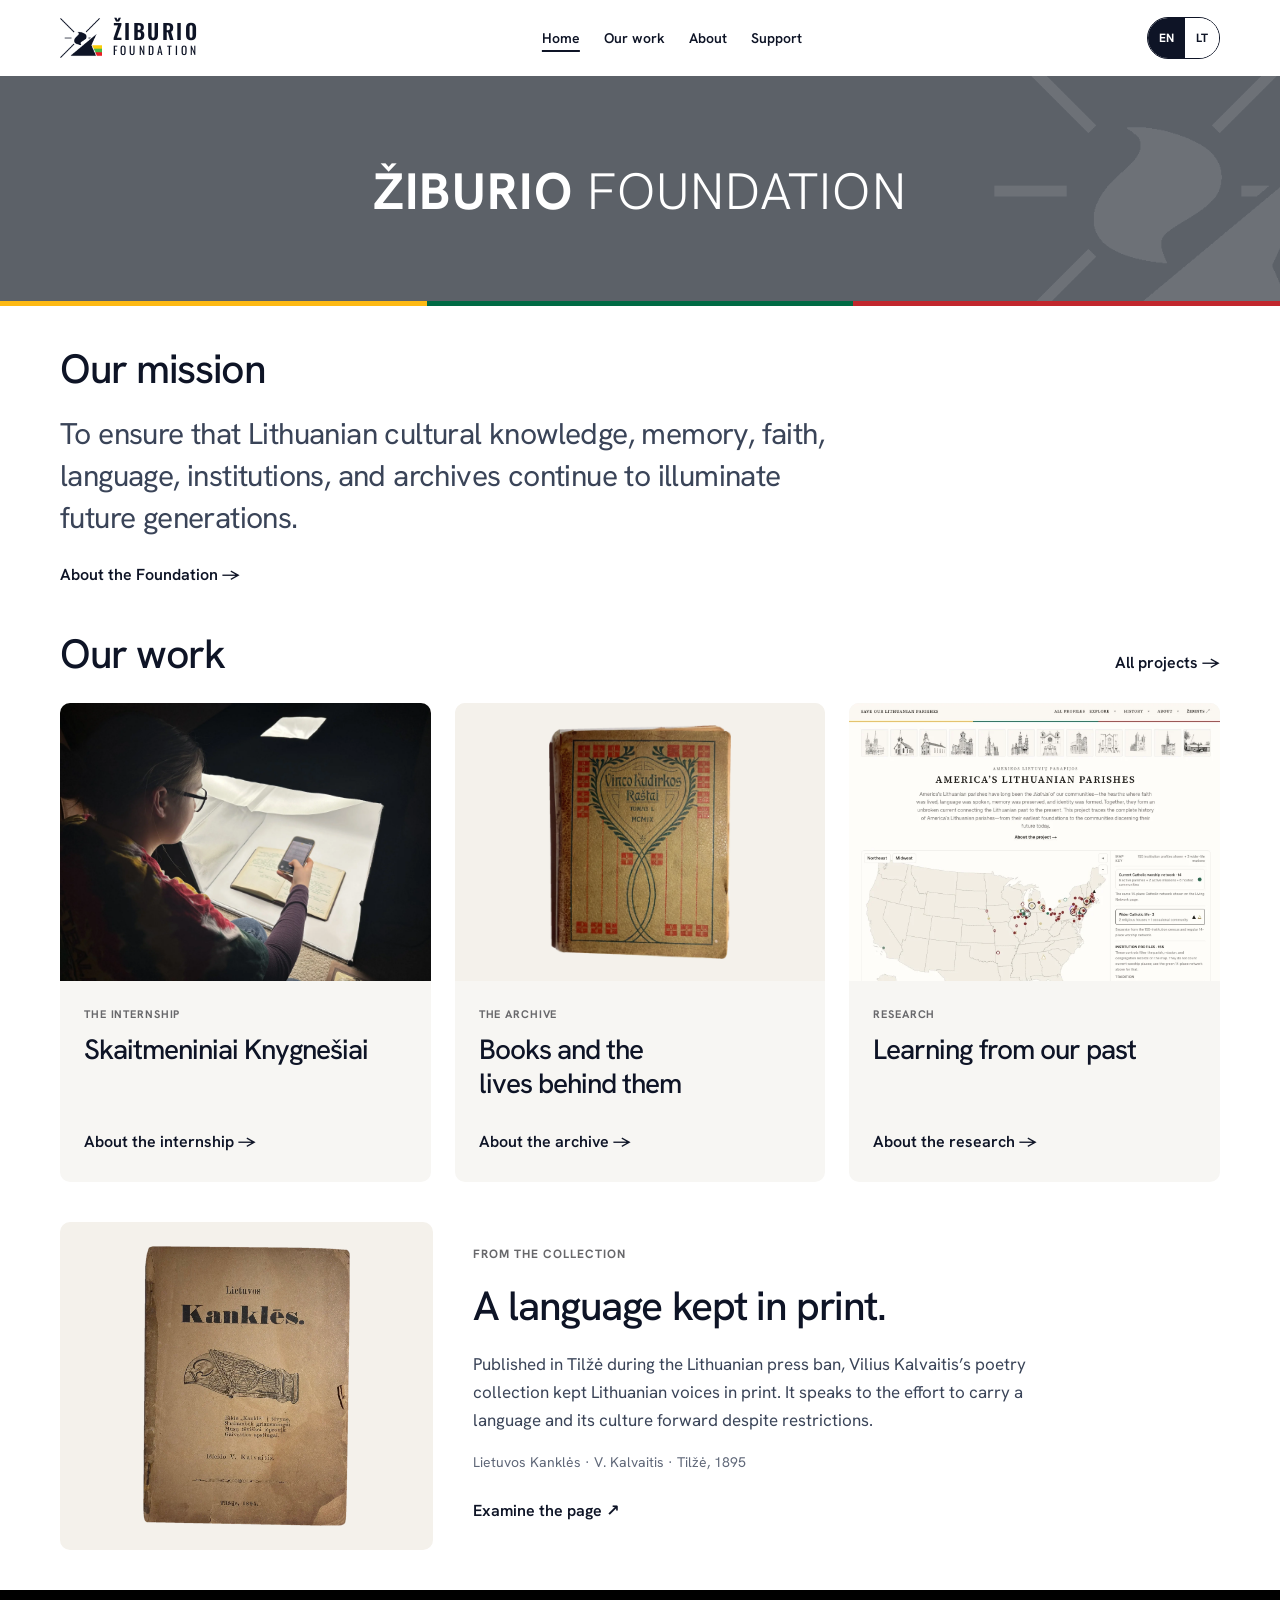
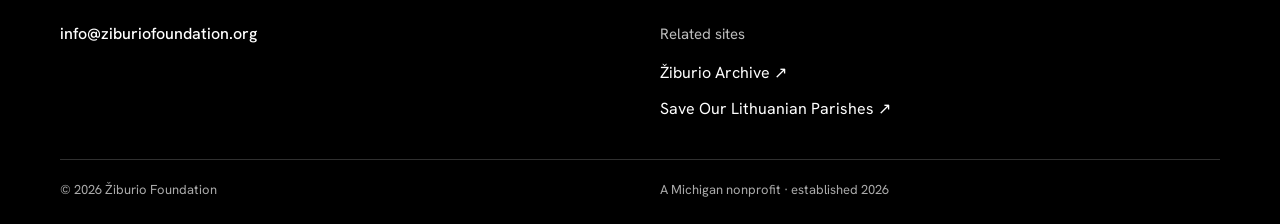
<file: index.html>
<!doctype html>
<html lang="en">
<head>
<meta charset="utf-8">
<meta name="viewport" content="width=device-width, initial-scale=1">
<link rel="icon" href="favicon.png">
<title>Žiburio Foundation — Home</title>
<link rel="preconnect" href="https://fonts.googleapis.com">
<link rel="preconnect" href="https://fonts.gstatic.com" crossorigin>
<link rel="stylesheet" href="site.css?v=foundation-header-preview-45">
<script defer src="site.js"></script>
</head>
<body class="foundation-home" data-en-title="Žiburio Foundation — Home" data-lt-title="Žiburio Fondas — Pradžia">
<a class="skip-link" href="#main"><x-en>Skip to content</x-en><x-lt>Pereiti prie turinio</x-lt></a>
<header class="wrap site-header">
<a class="brand" href="index.html" aria-label="Žiburio Foundation home" data-en="Žiburio Foundation home" data-lt="Žiburio Fondas pradžia"><img src="assets/mark.png" alt="" width="40" height="40"><span class="wordmark"><span class="wm1">Žiburio</span><span class="wm2"><x-en>Foundation</x-en><x-lt><span class="wm-lt" aria-hidden="true"><span>F</span><span>O</span><span>N</span><span>D</span><span>A</span><span>S</span></span></x-lt></span></span></a>
<nav class="site-nav" id="site-nav" aria-label="Primary" data-en="Primary" data-lt="Pagrindinis meniu">
<a href="index.html" aria-current="page"><x-en>Home</x-en><x-lt>Pradžia</x-lt></a>
<a href="work.html"><x-en>Our work</x-en><x-lt>Mūsų darbai</x-lt></a>
<a href="about.html"><x-en>About</x-en><x-lt>Apie</x-lt></a>
<a href="support.html"><x-en>Support</x-en><x-lt>Parama</x-lt></a>
</nav>
<div class="header-tools"><div class="lang-switch" role="group" aria-label="Language" data-en="Language" data-lt="Kalba"><button type="button" class="langbtn" data-l="en" onclick="setLang('en')" aria-pressed="true" aria-label="English">EN</button><button type="button" class="langbtn" data-l="lt" onclick="setLang('lt')" aria-pressed="false" aria-label="Lietuvių">LT</button></div>
<button class="menu-button" type="button" aria-controls="site-nav" aria-expanded="true"><x-en>Menu</x-en><x-lt>Meniu</x-lt></button></div>
</header>
<main id="main">
<section id="top" class="hero foundation-identity-hero">
<img class="hero-mark" src="assets/mark.png" alt="" aria-hidden="true">
<div class="wrap hero-shell">
<p class="hero-wordmark"><strong>ŽIBURIO</strong><span><x-en>FOUNDATION</x-en><x-lt>FONDAS</x-lt></span></p>
</div>
<div class="hero-tricolour" aria-hidden="true"><span></span><span></span><span></span></div>
</section>
<section class="wrap mission-overview"><h2><x-en>Our mission</x-en><x-lt>Misija</x-lt></h2><div><p class="lead"><x-en>To ensure that Lithuanian cultural knowledge, memory, faith, language, institutions, and archives continue to illuminate future generations.</x-en><x-lt>Užtikrinti, kad lietuvių žinios, atmintis, tikėjimas, kalba, institucijos ir archyvai ir toliau šviestų ateities kartoms.</x-lt></p><a class="text-link" href="about.html"><x-en>About the Foundation</x-en><x-lt>Apie fondą</x-lt> →</a></div></section>
<section id="work" class="wrap overview-work"><div class="section-heading"><h2><x-en>Our work</x-en><x-lt>Mūsų darbai</x-lt></h2><a class="text-link" href="work.html"><x-en>All projects</x-en><x-lt>Visi darbai</x-lt> →</a></div><div class="overview-grid"><article class="overview-card"><a class="overview-image " href="work.html#internship"><img src="assets/sigita-lightbox.webp" alt="Students photographing a book" data-en="Students photographing a book" data-lt="Mokiniai fotografuoja knygą" loading="lazy"></a><div class="overview-copy"><p class="eyebrow"><x-en>The internship</x-en><x-lt>Stažuotė</x-lt></p><h3><x-en>Skaitmeniniai Knygnešiai</x-en><x-lt>Skaitmeniniai knygnešiai</x-lt></h3><a class="text-link" href="work.html#internship"><x-en>About the internship</x-en><x-lt>Apie stažuotę</x-lt> →</a></div></article>
<article class="overview-card"><a class="overview-image book-cover" href="work.html#archive"><img src="assets/books/kudirka-1909-cover.webp" alt="A 1909 publication by Vincas Kudirka" data-en="A 1909 publication by Vincas Kudirka" data-lt="1909 m. Vinco Kudirkos leidinys" loading="lazy"></a><div class="overview-copy"><p class="eyebrow"><x-en>The archive</x-en><x-lt>Archyvas</x-lt></p><h3><x-en>Books and the lives behind them</x-en><x-lt>Knygos ir jų istorijos</x-lt></h3><a class="text-link" href="work.html#archive"><x-en>About the archive</x-en><x-lt>Apie archyvą</x-lt> →</a></div></article>
<article class="overview-card"><a class="overview-image " href="work.html#research"><img src="assets/solp-site.webp" alt="Save Our Lithuanian Parishes" data-en="Save Our Lithuanian Parishes" data-lt="Save Our Lithuanian Parishes" loading="lazy"></a><div class="overview-copy"><p class="eyebrow"><x-en>Research</x-en><x-lt>Tyrimai</x-lt></p><h3><x-en>Learning from our past</x-en><x-lt>Mokomės iš savo praeities</x-lt></h3><a class="text-link" href="work.html#research"><x-en>About the research</x-en><x-lt>Apie tyrimus</x-lt> →</a></div></article></div></section>
<section class="wrap book-story"><a href="https://archyvas.ziburioltmokykla.org/item/20261014_1792015049113"><img src="assets/books/kankles-1895.webp" alt="Lietuvos Kanklės · Tilžė, 1895" loading="lazy"></a><div><p class="eyebrow"><x-en>From the collection</x-en><x-lt>Iš rinkinio</x-lt></p><h2><x-en>A language kept in print.</x-en><x-lt>Lietuviškas žodis spaudos draudimo metais.</x-lt></h2><p><x-en>Published in Tilžė during the Lithuanian press ban, Vilius Kalvaitis’s poetry collection kept Lithuanian voices in print. It speaks to the effort to carry a language and its culture forward despite restrictions.</x-en><x-lt>Spaudos draudimo metais Tilžėje išleistas Viliaus Kalvaičio eilėraščių rinkinys liudija pastangas išlaikyti lietuvišką žodį spaudoje. Tai kalbos ir kultūros tęstinumo darbas nepaisant draudimų.</x-lt></p><p class="small">Lietuvos Kanklės · V. Kalvaitis · Tilžė, 1895</p><a class="text-link" href="https://archyvas.ziburioltmokykla.org/item/20261014_1792015049113"><x-en>Examine the page</x-en><x-lt>Atverti puslapį</x-lt> ↗</a></div></section>
</main>

<footer class="wrap site-footer">
<div class="footer-top">
<div class="footer-contact">
<a class="text-link" href="mailto:info@ziburiofoundation.org">info@ziburiofoundation.org</a></div>
<div class="footer-links"><p class="footer-label"><x-en>Related sites</x-en><x-lt>Susijusios svetainės</x-lt></p><a href="https://archyvas.ziburioltmokykla.org"><x-en>Žiburio Archive</x-en><x-lt>Žiburio archyvas</x-lt> ↗</a><a href="https://saveourlithuanianparishes.org">Save Our Lithuanian Parishes ↗</a></div>
</div>
<div class="footer-bottom"><p>© 2026 <x-en>Žiburio Foundation</x-en><x-lt>Žiburio Fondas</x-lt></p><p><x-en>A Michigan nonprofit · established 2026</x-en><x-lt>2026 m. Mičigane įsteigta ne pelno siekianti organizacija</x-lt></p></div>
</footer>
</body>
</html>
</file>
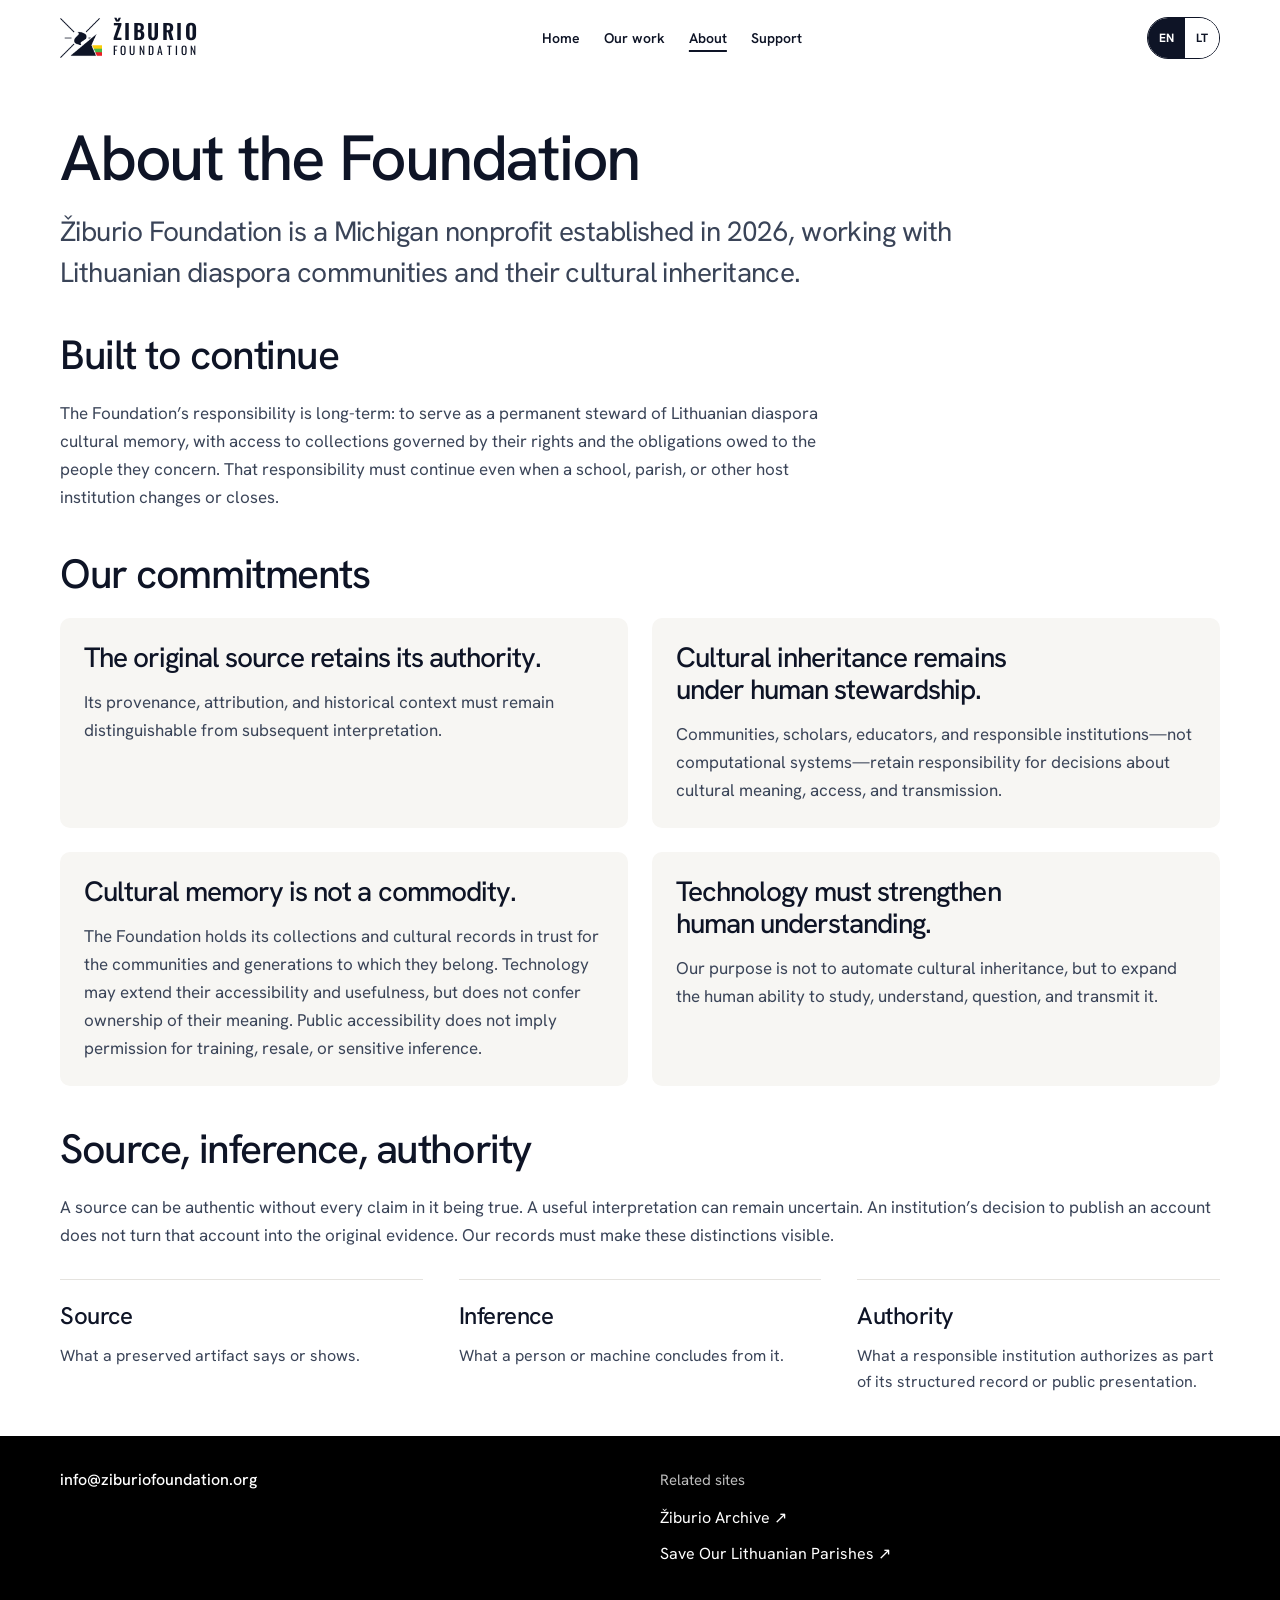
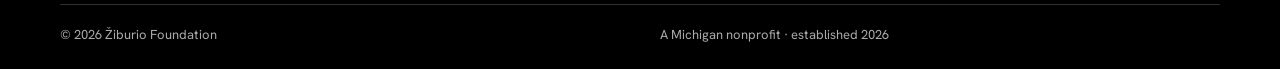
<file: about.html>
<!doctype html>
<html lang="en">
<head>
<meta charset="utf-8">
<meta name="viewport" content="width=device-width, initial-scale=1">
<link rel="icon" href="favicon.png">
<meta name="description" content="Žiburio Foundation is a Michigan nonprofit established in 2026, working with Lithuanian diaspora communities and their cultural inheritance.">
<link rel="canonical" href="https://ziburiofoundation.org/about">
<meta property="og:type" content="website">
<meta property="og:site_name" content="Žiburio Foundation">
<meta property="og:locale" content="en_US">
<meta property="og:locale:alternate" content="lt_LT">
<meta property="og:url" content="https://ziburiofoundation.org/about">
<meta property="og:title" content="About the Foundation — Žiburio Foundation">
<meta property="og:description" content="Žiburio Foundation is a Michigan nonprofit established in 2026, working with Lithuanian diaspora communities and their cultural inheritance.">
<meta property="og:image" content="https://ziburiofoundation.org/assets/share.jpg">
<meta property="og:image:type" content="image/jpeg">
<meta property="og:image:width" content="1200">
<meta property="og:image:height" content="630">
<meta property="og:image:alt" content="Žiburio Foundation — students cataloguing Lithuanian books together at a table">
<meta name="twitter:card" content="summary_large_image">
<meta name="twitter:title" content="About the Foundation — Žiburio Foundation">
<meta name="twitter:description" content="Žiburio Foundation is a Michigan nonprofit established in 2026, working with Lithuanian diaspora communities and their cultural inheritance.">
<meta name="twitter:image" content="https://ziburiofoundation.org/assets/share.jpg">
<meta name="twitter:image:alt" content="Žiburio Foundation — students cataloguing Lithuanian books together at a table">
<title>Žiburio Foundation — About</title>
<link rel="preconnect" href="https://fonts.googleapis.com">
<link rel="preconnect" href="https://fonts.gstatic.com" crossorigin>
<link rel="stylesheet" href="site.css?v=focused-43">
<script defer src="site.js"></script>
</head>
<body class="about-page" data-en-title="Žiburio Foundation — About" data-lt-title="Žiburio Fondas — Apie fondą">
<a class="skip-link" href="#main"><x-en>Skip to content</x-en><x-lt>Pereiti prie turinio</x-lt></a>
<header class="wrap site-header">
<a class="brand" href="index.html" aria-label="Žiburio Foundation home" data-en="Žiburio Foundation home" data-lt="Žiburio Fondas pradžia"><img src="assets/mark.png" alt="" width="40" height="40"><span class="wordmark"><span class="wm1">Žiburio</span><span class="wm2"><x-en>Foundation</x-en><x-lt><span class="wm-lt" aria-hidden="true"><span>F</span><span>O</span><span>N</span><span>D</span><span>A</span><span>S</span></span></x-lt></span></span></a>
<nav class="site-nav" id="site-nav" aria-label="Primary" data-en="Primary" data-lt="Pagrindinis meniu">
<a href="index.html"><x-en>Home</x-en><x-lt>Pradžia</x-lt></a>
<a href="work.html"><x-en>Our work</x-en><x-lt>Mūsų darbai</x-lt></a>
<a href="about.html" aria-current="page"><x-en>About</x-en><x-lt>Apie</x-lt></a>
<a href="support.html"><x-en>Support</x-en><x-lt>Parama</x-lt></a>
</nav>
<div class="header-tools"><div class="lang-switch" role="group" aria-label="Language" data-en="Language" data-lt="Kalba"><button type="button" class="langbtn" data-l="en" onclick="setLang('en')" aria-pressed="true" aria-label="English">EN</button><button type="button" class="langbtn" data-l="lt" onclick="setLang('lt')" aria-pressed="false" aria-label="Lietuvių">LT</button></div>
<button class="menu-button" type="button" aria-controls="site-nav" aria-expanded="true"><x-en>Menu</x-en><x-lt>Meniu</x-lt></button></div>
</header>
<main id="main"><div class="wrap">
<header class="page-head"><h1><x-en>About the Foundation</x-en><x-lt>Apie Fondą</x-lt></h1><p class="lead"><x-en>Žiburio Foundation is a Michigan nonprofit established in 2026, working with Lithuanian diaspora communities and their cultural inheritance.</x-en><x-lt>Žiburio Fondas — 2026 m. Mičigane įsteigta ne pelno siekianti organizacija, dirbanti su lietuvių diasporos bendruomenėmis ir jų kultūriniu paveldu.</x-lt></p></header>
<section class="section reading"><h2><x-en>Built to continue</x-en><x-lt>Kad darbas tęstųsi</x-lt></h2><p><x-en>The Foundation’s responsibility is long-term: to serve as a permanent steward of Lithuanian diaspora cultural memory, with access to collections governed by their rights and the obligations owed to the people they concern. That responsibility must continue even when a school, parish, or other host institution changes or closes.</x-en><x-lt>Fondo atsakomybė ilgalaikė: būti nuolatiniu lietuvių diasporos kultūrinės atminties globėju. Prieiga prie rinkinių turi atitikti su jais susijusias teises ir įsipareigojimus žmonėms, kuriuos jie liečia. Ši atsakomybė turi tęstis ir mokyklai, parapijai ar kitai darbą priimančiai įstaigai pasikeitus arba užsidarius.</x-lt></p></section>
<section class="section"><h2><x-en>Our commitments</x-en><x-lt>Mūsų principai</x-lt></h2>
<div id="principles" class="principle-list">
<div class="principle-row"><h2><x-en>The original source retains its authority.</x-en><x-lt>Šaltinis išlaiko savo galią.</x-lt></h2><p><x-en>Its provenance, attribution, and historical context must remain distinguishable from subsequent interpretation.</x-en><x-lt>Jo kilmė, autorystė ir istorinis kontekstas turi likti atskiriami nuo vėlesnio aiškinimo.</x-lt></p></div>
<div class="principle-row"><h2><x-en>Cultural inheritance remains under human stewardship.</x-en><x-lt>Paveldas lieka žmonių rankose.</x-lt></h2><p><x-en>Communities, scholars, educators, and responsible institutions—not computational systems—retain responsibility for decisions about cultural meaning, access, and transmission.</x-en><x-lt>Bendruomenės, tyrėjai, mokytojai ir atsakingos įstaigos — ne skaičiavimo sistemos — sprendžia, ką šaltinis reiškia, kam jis prieinamas ir kaip perduodamas.</x-lt></p></div>
<div class="principle-row"><h2><x-en>Cultural memory is not a commodity.</x-en><x-lt>Atmintis nėra prekė.</x-lt></h2><p><x-en>The Foundation holds its collections and cultural records in trust for the communities and generations to which they belong. Technology may extend their accessibility and usefulness, but does not confer ownership of their meaning. Public accessibility does not imply permission for training, resale, or sensitive inference.</x-en><x-lt>Fondas saugo rinkinius ir įrašus, patikėtus tų bendruomenių ir kartų, kurioms jie priklauso. Technologija gali praplėsti jų prieinamumą, bet nesuteikia nuosavybės jų prasmei. Viešas prieinamumas nėra leidimas mokyti modelius, perparduoti ar daryti jautrias išvadas.</x-lt></p></div>
<div class="principle-row"><h2><x-en>Technology must strengthen human understanding.</x-en><x-lt>Technologija turi stiprinti žmogaus supratimą.</x-lt></h2><p><x-en>Our purpose is not to automate cultural inheritance, but to expand the human ability to study, understand, question, and transmit it.</x-en><x-lt>Mūsų tikslas — ne automatizuoti paveldo perdavimą, bet praplėsti žmogaus gebėjimą jį tirti, suprasti, klausti ir perduoti.</x-lt></p></div>
</div>
</section>
<section class="section rule">
<h2><x-en>Source, inference, authority</x-en><x-lt>Trys dalykai niekada nesuplaukia į vieną</x-lt></h2>
<x-en><p>A source can be authentic without every claim in it being true. A useful interpretation can remain uncertain. An institution’s decision to publish an account does not turn that account into the original evidence. Our records must make these distinctions visible.</p></x-en>
<dl class="definitions">
<div><dt><x-en>Source</x-en><x-lt>Šaltinis</x-lt></dt><dd><x-en>What a preserved artifact says or shows.</x-en><x-lt>Ką liudija išlikęs daiktas.</x-lt></dd></div>
<div><dt><x-en>Inference</x-en><x-lt>Išvada</x-lt></dt><dd><x-en>What a person or machine concludes from it.</x-en><x-lt>Ką iš jo nusprendžia žmogus ar mašina.</x-lt></dd></div>
<div><dt><x-en>Authority</x-en><x-lt>Atsakomybė</x-lt></dt><dd><x-en>What a responsible institution authorizes as part of its structured record or public presentation.</x-en><x-lt>Ką atsakinga įstaiga patvirtina kaip savo įrašą ar viešą žodį.</x-lt></dd></div>
</dl>
</section></div></main>

<footer class="wrap site-footer">
<div class="footer-top">
<div class="footer-contact">
<a class="text-link" href="mailto:info@ziburiofoundation.org">info@ziburiofoundation.org</a></div>
<div class="footer-links"><p class="footer-label"><x-en>Related sites</x-en><x-lt>Susijusios svetainės</x-lt></p><a href="https://archyvas.ziburioltmokykla.org"><x-en>Žiburio Archive</x-en><x-lt>Žiburio archyvas</x-lt> ↗</a><a href="https://saveourlithuanianparishes.org">Save Our Lithuanian Parishes ↗</a></div>
</div>
<div class="footer-bottom"><p>© 2026 <x-en>Žiburio Foundation</x-en><x-lt>Žiburio Fondas</x-lt></p><p><x-en>A Michigan nonprofit · established 2026</x-en><x-lt>2026 m. Mičigane įsteigta ne pelno siekianti organizacija</x-lt></p></div>
</footer>
</body>
</html>
</file>
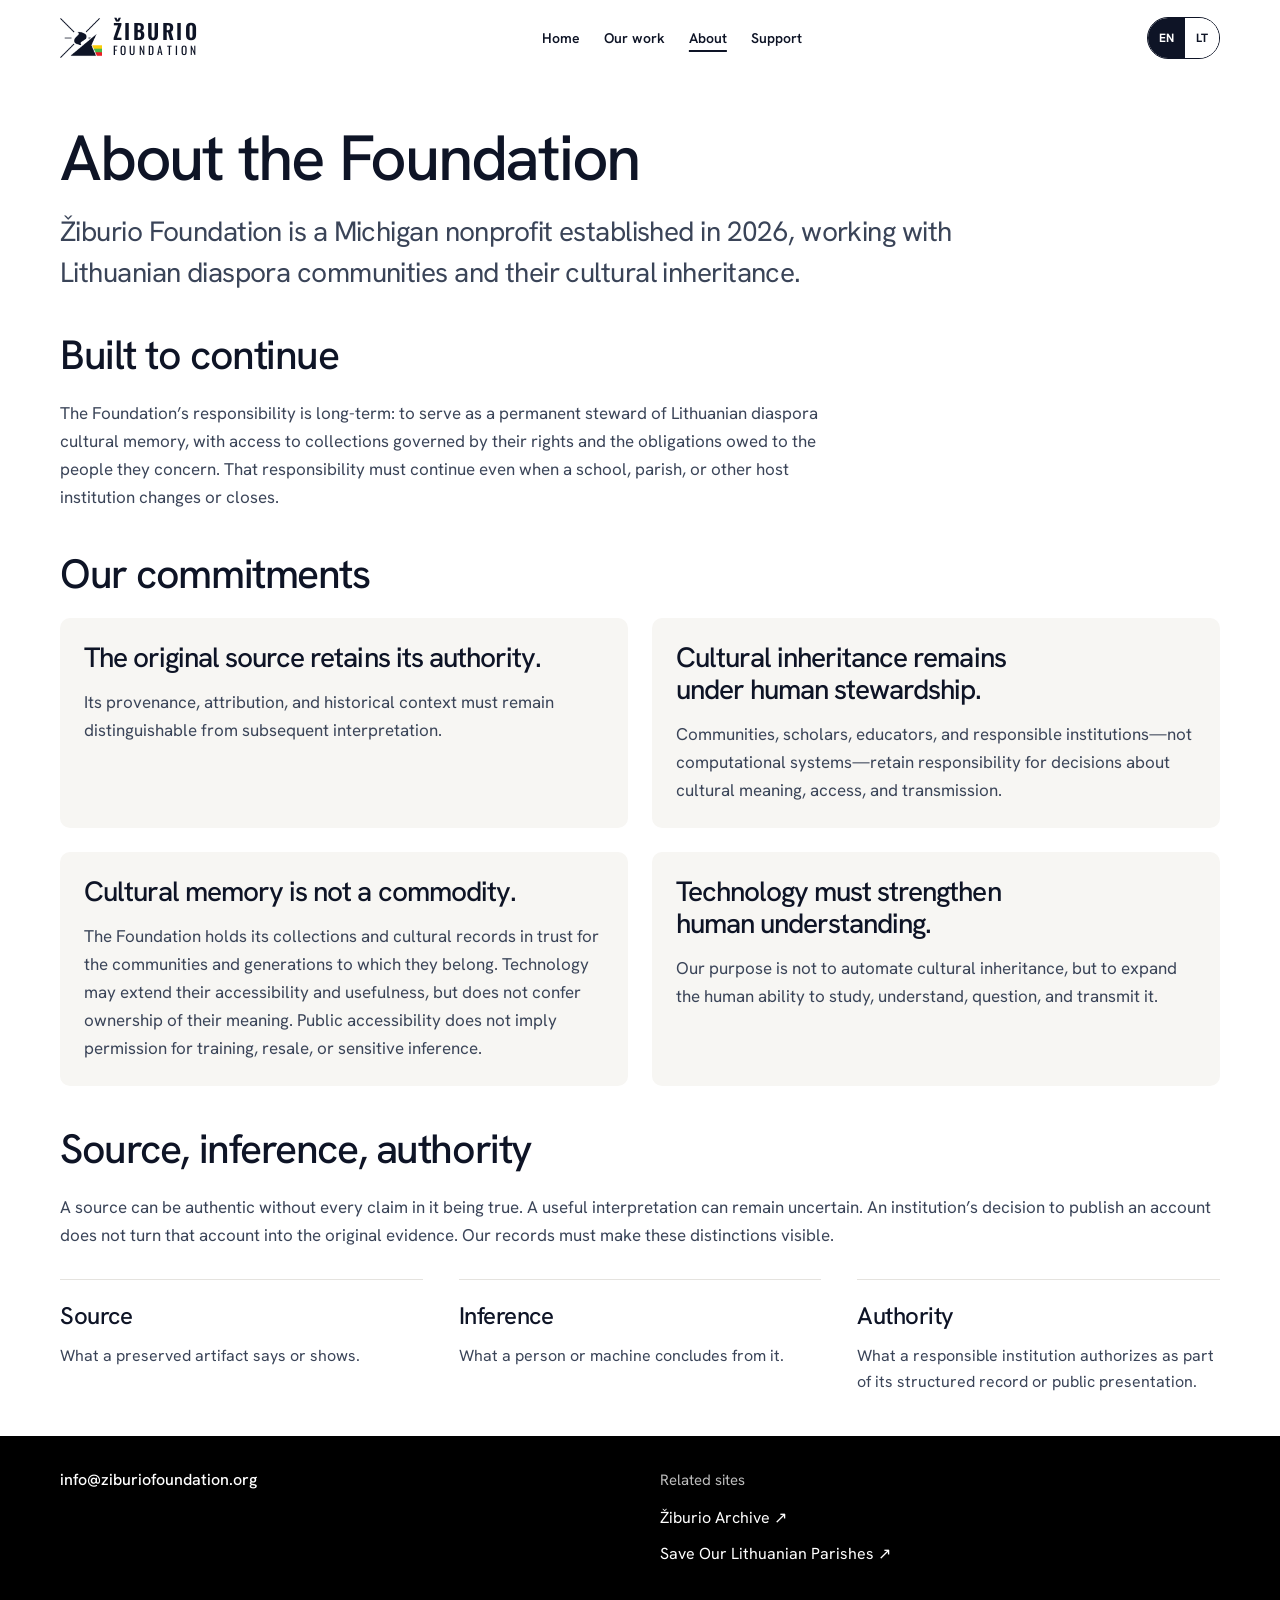
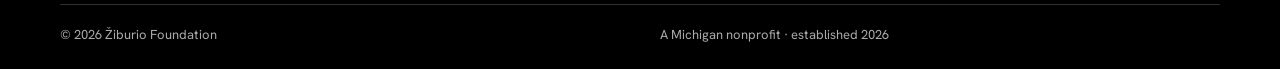
<file: principles.html>
<!doctype html><html lang="en"><head><meta charset="utf-8"><meta name="viewport" content="width=device-width,initial-scale=1"><meta http-equiv="refresh" content="0;url=about.html#principles"><title>Žiburio Foundation</title></head><body><p><a href="about.html#principles">Continue · Tęsti</a></p><script>location.replace("about.html#principles");</script></body></html>
</file>
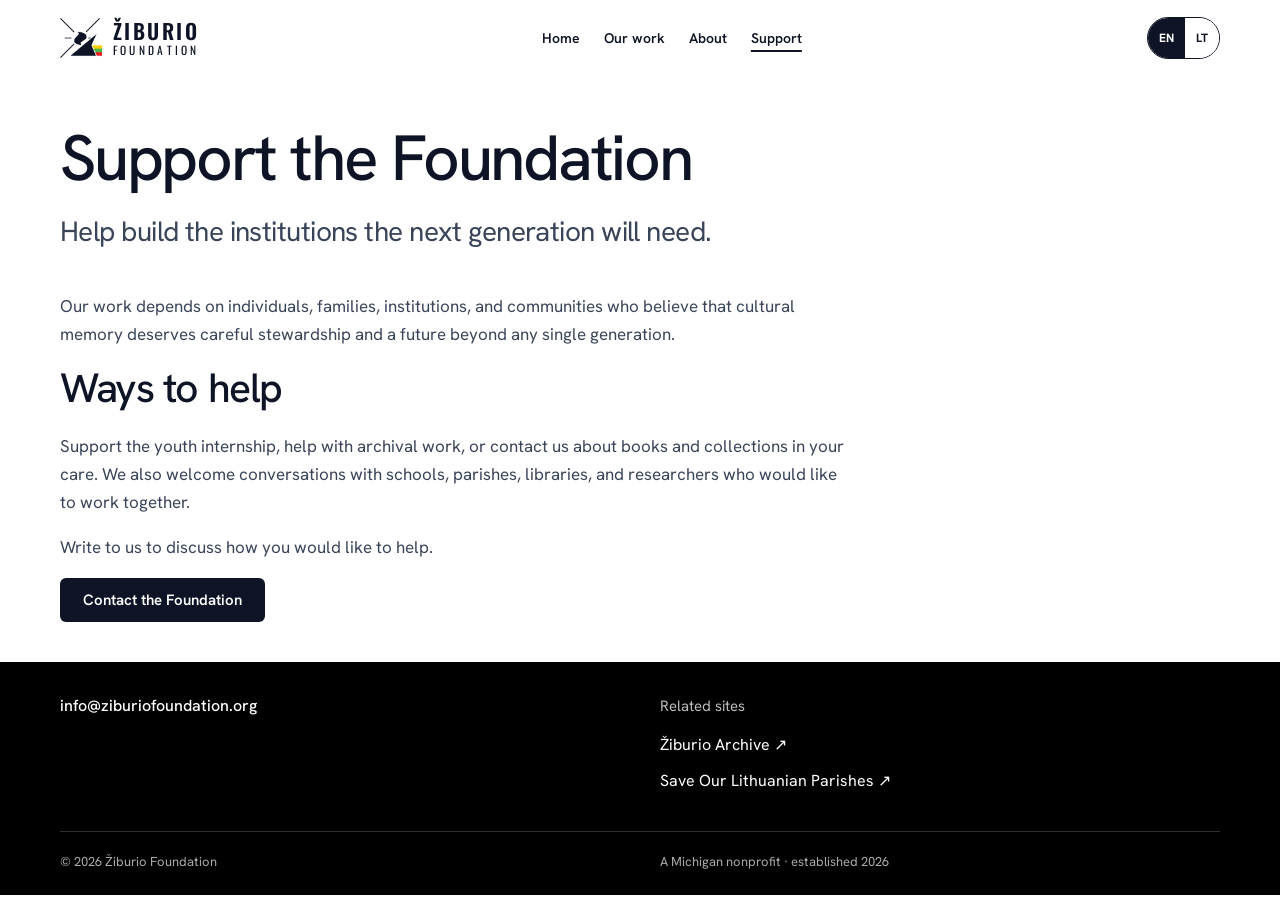
<file: support.html>
<!doctype html>
<html lang="en">
<head>
<meta charset="utf-8">
<meta name="viewport" content="width=device-width, initial-scale=1">
<link rel="icon" href="favicon.png">
<meta name="description" content="Our work depends on individuals, families, institutions, and communities who believe that cultural memory deserves careful stewardship and a future beyond any single generation.">
<link rel="canonical" href="https://ziburiofoundation.org/support">
<meta property="og:type" content="website">
<meta property="og:site_name" content="Žiburio Foundation">
<meta property="og:locale" content="en_US">
<meta property="og:locale:alternate" content="lt_LT">
<meta property="og:url" content="https://ziburiofoundation.org/support">
<meta property="og:title" content="Support the Foundation — Žiburio Foundation">
<meta property="og:description" content="Our work depends on individuals, families, institutions, and communities who believe that cultural memory deserves careful stewardship and a future beyond any single generation.">
<meta property="og:image" content="https://ziburiofoundation.org/assets/share.jpg">
<meta property="og:image:type" content="image/jpeg">
<meta property="og:image:width" content="1200">
<meta property="og:image:height" content="630">
<meta property="og:image:alt" content="Žiburio Foundation — students cataloguing Lithuanian books together at a table">
<meta name="twitter:card" content="summary_large_image">
<meta name="twitter:title" content="Support the Foundation — Žiburio Foundation">
<meta name="twitter:description" content="Our work depends on individuals, families, institutions, and communities who believe that cultural memory deserves careful stewardship and a future beyond any single generation.">
<meta name="twitter:image" content="https://ziburiofoundation.org/assets/share.jpg">
<meta name="twitter:image:alt" content="Žiburio Foundation — students cataloguing Lithuanian books together at a table">
<title>Žiburio Foundation — Support</title>
<link rel="preconnect" href="https://fonts.googleapis.com">
<link rel="preconnect" href="https://fonts.gstatic.com" crossorigin>
<link rel="stylesheet" href="site.css?v=focused-43">
<script defer src="site.js"></script>
</head>
<body class="support-page" data-en-title="Žiburio Foundation — Support" data-lt-title="Žiburio Fondas — Parama">
<a class="skip-link" href="#main"><x-en>Skip to content</x-en><x-lt>Pereiti prie turinio</x-lt></a>
<header class="wrap site-header">
<a class="brand" href="index.html" aria-label="Žiburio Foundation home" data-en="Žiburio Foundation home" data-lt="Žiburio Fondas pradžia"><img src="assets/mark.png" alt="" width="40" height="40"><span class="wordmark"><span class="wm1">Žiburio</span><span class="wm2"><x-en>Foundation</x-en><x-lt><span class="wm-lt" aria-hidden="true"><span>F</span><span>O</span><span>N</span><span>D</span><span>A</span><span>S</span></span></x-lt></span></span></a>
<nav class="site-nav" id="site-nav" aria-label="Primary" data-en="Primary" data-lt="Pagrindinis meniu">
<a href="index.html"><x-en>Home</x-en><x-lt>Pradžia</x-lt></a>
<a href="work.html"><x-en>Our work</x-en><x-lt>Mūsų darbai</x-lt></a>
<a href="about.html" ><x-en>About</x-en><x-lt>Apie</x-lt></a>
<a href="support.html" aria-current="page"><x-en>Support</x-en><x-lt>Parama</x-lt></a>
</nav>
<div class="header-tools"><div class="lang-switch" role="group" aria-label="Language" data-en="Language" data-lt="Kalba"><button type="button" class="langbtn" data-l="en" onclick="setLang('en')" aria-pressed="true" aria-label="English">EN</button><button type="button" class="langbtn" data-l="lt" onclick="setLang('lt')" aria-pressed="false" aria-label="Lietuvių">LT</button></div>
<button class="menu-button" type="button" aria-controls="site-nav" aria-expanded="true"><x-en>Menu</x-en><x-lt>Meniu</x-lt></button></div>
</header>
<main id="main"><div class="wrap">
<header class="page-head"><h1><x-en>Support the Foundation</x-en><x-lt>Parama Fondui</x-lt></h1>
<p class="lead"><x-en>Help build the institutions the next generation will need.</x-en><x-lt>Ateikite paremti darbo, kurį perims kita karta.</x-lt></p></header>
<section class="section reading">
<p><x-en>Our work depends on individuals, families, institutions, and communities who believe that cultural memory deserves careful stewardship and a future beyond any single generation.</x-en><x-lt>Mūsų darbas laikosi žmonių, šeimų, įstaigų ir bendruomenių, kurie tiki, kad tautos atmintis verta rūpestingo globojimo ir ateities, ilgesnės už vieną kartą.</x-lt></p>
<h2><x-en>Ways to help</x-en><x-lt>Kaip prisidėti</x-lt></h2>
<p><x-en>Support the youth internship, help with archival work, or contact us about books and collections in your care. We also welcome conversations with schools, parishes, libraries, and researchers who would like to work together.</x-en><x-lt>Galite paremti jaunimo stažuotę, prisidėti prie archyvinio darbo ar susisiekti dėl jūsų globojamų knygų ir rinkinių. Kviečiame bendradarbiauti mokyklas, parapijas, bibliotekas ir tyrėjus.</x-lt></p>
<p><x-en>Write to us to discuss how you would like to help.</x-en><x-lt>Parašykite mums ir aptarsime, kaip norėtumėte prisidėti.</x-lt></p>
<a class="pill" href="mailto:info@ziburiofoundation.org"><x-en>Contact the Foundation</x-en><x-lt>Susisiekti su Fondu</x-lt></a>
</section></div></main>

<footer class="wrap site-footer">
<div class="footer-top">
<div class="footer-contact">
<a class="text-link" href="mailto:info@ziburiofoundation.org">info@ziburiofoundation.org</a></div>
<div class="footer-links"><p class="footer-label"><x-en>Related sites</x-en><x-lt>Susijusios svetainės</x-lt></p><a href="https://archyvas.ziburioltmokykla.org"><x-en>Žiburio Archive</x-en><x-lt>Žiburio archyvas</x-lt> ↗</a><a href="https://saveourlithuanianparishes.org">Save Our Lithuanian Parishes ↗</a></div>
</div>
<div class="footer-bottom"><p>© 2026 <x-en>Žiburio Foundation</x-en><x-lt>Žiburio Fondas</x-lt></p><p><x-en>A Michigan nonprofit · established 2026</x-en><x-lt>2026 m. Mičigane įsteigta ne pelno siekianti organizacija</x-lt></p></div>
</footer>
</body>
</html>
</file>
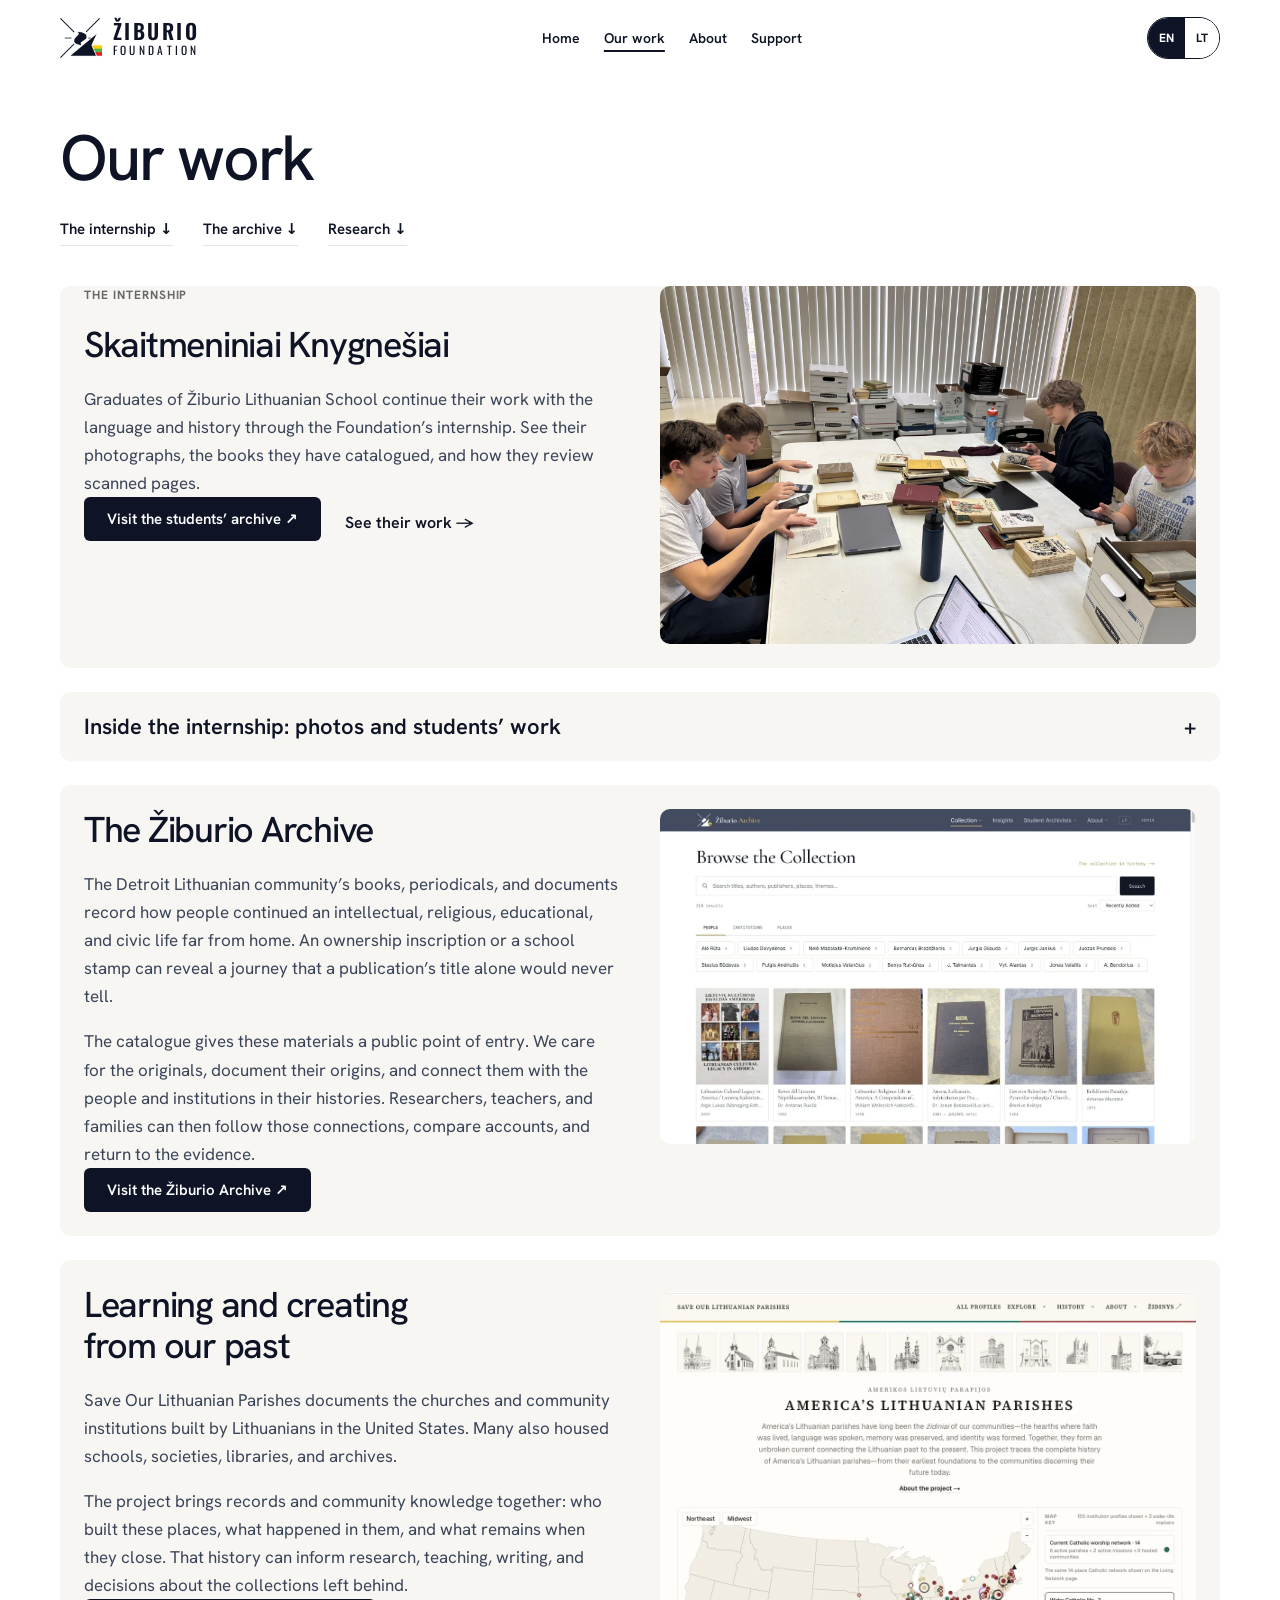
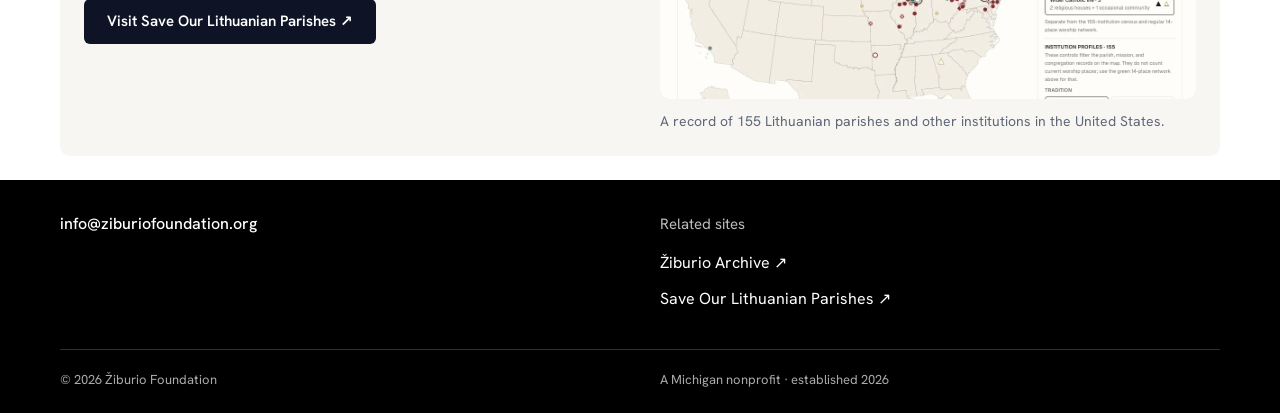
<file: work.html>
<!doctype html>
<html lang="en">
<head>
<meta charset="utf-8">
<meta name="viewport" content="width=device-width, initial-scale=1">
<link rel="icon" href="favicon.png">
<meta name="description" content="Graduates of Žiburio Lithuanian School continue their work with the language and history through the Foundation’s internship—cataloguing books, reviewing scanned pages, and documenting the institutions that sustained Lithuanian life.">
<link rel="canonical" href="https://ziburiofoundation.org/work">
<meta property="og:type" content="website">
<meta property="og:site_name" content="Žiburio Foundation">
<meta property="og:locale" content="en_US">
<meta property="og:locale:alternate" content="lt_LT">
<meta property="og:url" content="https://ziburiofoundation.org/work">
<meta property="og:title" content="Our work — Žiburio Foundation">
<meta property="og:description" content="Graduates of Žiburio Lithuanian School continue their work with the language and history through the Foundation’s internship—cataloguing books, reviewing scanned pages, and documenting the institutions that sustained Lithuanian life.">
<meta property="og:image" content="https://ziburiofoundation.org/assets/share.jpg">
<meta property="og:image:type" content="image/jpeg">
<meta property="og:image:width" content="1200">
<meta property="og:image:height" content="630">
<meta property="og:image:alt" content="Žiburio Foundation — students cataloguing Lithuanian books together at a table">
<meta name="twitter:card" content="summary_large_image">
<meta name="twitter:title" content="Our work — Žiburio Foundation">
<meta name="twitter:description" content="Graduates of Žiburio Lithuanian School continue their work with the language and history through the Foundation’s internship—cataloguing books, reviewing scanned pages, and documenting the institutions that sustained Lithuanian life.">
<meta name="twitter:image" content="https://ziburiofoundation.org/assets/share.jpg">
<meta name="twitter:image:alt" content="Žiburio Foundation — students cataloguing Lithuanian books together at a table">
<title>Žiburio Foundation — Our work</title>
<link rel="preconnect" href="https://fonts.googleapis.com">
<link rel="preconnect" href="https://fonts.gstatic.com" crossorigin>
<link rel="stylesheet" href="site.css?v=project-flow-44">
<script defer src="site.js"></script>
</head>
<body class="work-page" data-en-title="Žiburio Foundation — Our work" data-lt-title="Žiburio Fondas — Mūsų darbai">
<a class="skip-link" href="#main"><x-en>Skip to content</x-en><x-lt>Pereiti prie turinio</x-lt></a>
<header class="wrap site-header">
<a class="brand" href="index.html" aria-label="Žiburio Foundation home" data-en="Žiburio Foundation home" data-lt="Žiburio Fondas pradžia"><img src="assets/mark.png" alt="" width="40" height="40"><span class="wordmark"><span class="wm1">Žiburio</span><span class="wm2"><x-en>Foundation</x-en><x-lt><span class="wm-lt" aria-hidden="true"><span>F</span><span>O</span><span>N</span><span>D</span><span>A</span><span>S</span></span></x-lt></span></span></a>
<nav class="site-nav" id="site-nav" aria-label="Primary" data-en="Primary" data-lt="Pagrindinis meniu">
<a href="index.html"><x-en>Home</x-en><x-lt>Pradžia</x-lt></a>
<a href="work.html" aria-current="page"><x-en>Our work</x-en><x-lt>Mūsų darbai</x-lt></a>
<a href="about.html"><x-en>About</x-en><x-lt>Apie</x-lt></a>
<a href="support.html"><x-en>Support</x-en><x-lt>Parama</x-lt></a>
</nav>
<div class="header-tools"><div class="lang-switch" role="group" aria-label="Language" data-en="Language" data-lt="Kalba"><button type="button" class="langbtn" data-l="en" onclick="setLang('en')" aria-pressed="true" aria-label="English">EN</button><button type="button" class="langbtn" data-l="lt" onclick="setLang('lt')" aria-pressed="false" aria-label="Lietuvių">LT</button></div>
<button class="menu-button" type="button" aria-controls="site-nav" aria-expanded="true"><x-en>Menu</x-en><x-lt>Meniu</x-lt></button></div>
</header>
<main id="main">

<div class="wrap">
<header class="page-head"><h1><x-en>Our work</x-en><x-lt>Mūsų darbai</x-lt></h1>
<nav class="jump-links" aria-label="Projects" data-en="Projects" data-lt="Darbai"><a href="#internship"><x-en>The internship</x-en><x-lt>Stažuotė</x-lt> ↓</a><a href="#archive"><x-en>The archive</x-en><x-lt>Archyvas</x-lt> ↓</a><a href="#research"><x-en>Research</x-en><x-lt>Tyrimai</x-lt> ↓</a></nav>
</header>
<section id="internship" class="project-feature section project-box">
<div><p class="eyebrow"><x-en>The internship</x-en><x-lt>Stažuotė</x-lt></p><h2><x-en>Skaitmeniniai Knygnešiai</x-en><x-lt>Skaitmeniniai knygnešiai</x-lt></h2>
<x-en><p>Graduates of Žiburio Lithuanian School continue their work with the language and history through the Foundation’s internship. See their photographs, the books they have catalogued, and how they review scanned pages.</p></x-en>
<x-lt><p>Baigę Žiburio lituanistinę mokyklą, jaunuoliai tęsia darbą su kalba ir istorija Fondo stažuotėje. Čia rasite jų darbo nuotraukas, kataloguotas knygas ir paaiškinimą, kaip jie tikrina nuskenuotus puslapius.</p></x-lt>
<div class="links"><a class="pill" href="https://archyvas.ziburioltmokykla.org/collection"><x-en>Visit the students’ archive</x-en><x-lt>Atverti mokinių archyvą</x-lt> ↗</a><a class="text-link" href="work.html#student-work"><x-en>See their work</x-en><x-lt>Jų darbas</x-lt> →</a></div>
</div>
<figure><img src="assets/interns-phones.webp" alt="Interns photographing and checking publication details in books" data-en="Interns photographing and checking publication details in books" data-lt="Stažuotojai fotografuoja knygas ir tikrina leidinių duomenis"></figure>
</section>
<details id="program" class="detail-note program-details"><summary><x-en>Inside the internship: photos and students’ work</x-en><x-lt>Stažuotė: nuotraukos ir mokinių darbai</x-lt></summary><section class="program-opening"><div class="links"><a class="text-link" href="#student-work"><x-en>Explore the students’ work</x-en><x-lt>Susipažinti su mokinių darbu</x-lt> ↓</a><a class="text-link" href="https://archyvas.ziburioltmokykla.org/collection"><x-en>Go to the Archive</x-en><x-lt>Į Žiburio archyvą</x-lt> ↗</a></div></section>
<section class="story-grid section rule">
<figure class="program-photo"><img src="assets/interns-cataloging.webp" alt="Students working together to catalogue books" data-en="Students working together to catalogue books" data-lt="Mokiniai drauge kataloguoja knygas" loading="lazy">
<figcaption><x-en>Working with the original books at Divine Providence Lithuanian Church.</x-en><x-lt>Darbas su knygomis Dievo Apvaizdos lietuvių parapijoje.</x-lt></figcaption></figure>
<div><h2><x-en>At the archive</x-en><x-lt>Darbas</x-lt></h2>
<x-en><p>Seven Žiburio Lithuanian School graduates are digitizing and cataloguing the archive at Divine Providence Lithuanian Church: approximately 4,000 books and historical publications. They also research the people, parishes, and institutions connected to those records.</p><p>Through Save Our Lithuanian Parishes, they help document 155 parishes and other institutions across the United States. Materials from other communities are already taking the work beyond Detroit.</p><p>They ask what these communities built, why some survived and others disappeared, what has been lost, and what may still be carried forward.</p></x-en>
<x-lt><p>Komandoje dirba septyni Žiburio mokyklos abiturientai, Dievo Apvaizdos parapijos nariai. Jie yra tos tradicijos, kurią saugo, paveldėtojai. Dirba šeštadieniais nuo 2025 m. rudens.</p><p>Kartu su „Save Our Lithuanian Parishes“ jie padeda aprašyti 155 JAV lietuvių parapijas ir kitas įstaigas.</p><p>Tai ne prototipas – tai jau veikia.</p></x-lt>
<div class="links"><a class="text-link" href="#student-work"><x-en>See the students’ work</x-en><x-lt>Jų darbas Žiburio archyve</x-lt> ↓</a><a class="text-link" href="https://saveourlithuanianparishes.org">Save Our Lithuanian Parishes ↗</a></div>
</div></section>
<section class="section rule" aria-labelledby="practice-title">
<h2 id="practice-title"><x-en>From the shelves to the record</x-en><x-lt>Nuo lentynos iki įrašo</x-lt></h2>
<div class="internship-documentary">
<figure class="program-photo"><img src="assets/interns-gloves.webp" loading="lazy" alt="Students examining archival books while wearing gloves" data-en="Students examining archival books while wearing gloves" data-lt="Mokiniai su pirštinėmis apžiūri archyvines knygas"><figcaption><x-en>Examining original books at Divine Providence Parish.</x-en><x-lt>Originalių knygų apžiūra Dievo Apvaizdos parapijoje.</x-lt></figcaption></figure>
<div><p><x-en>Before a book becomes a catalogue entry, students work through the material together: sorting, identifying publications, and recording basic bibliographic details.</x-en><x-lt>Prieš knygai tampant katalogo įrašu, mokiniai drauge rūšiuoja medžiagą, atpažįsta leidinius ir užrašo pagrindinius bibliografinius duomenis.</x-lt></p>
<figure class="program-photo"><img src="assets/archive-sorting-notes.jpeg" loading="lazy" alt="Working notes used to sort the collection" data-en="Working notes used to sort the collection" data-lt="Darbinės rinkinio rūšiavimo pastabos"><figcaption><x-en>Working groups help with handling; they do not force a book’s history into a single period.</x-en><x-lt>Darbinės grupės padeda tvarkyti rinkinį, bet neapriboja knygos istorijos vienu laikotarpiu.</x-lt></figcaption></figure></div>
</div>
<div class="internship-photo-pair">
<figure class="program-photo"><img src="assets/interns-phones.webp" loading="lazy" alt="Students documenting books with their phones" data-en="Students documenting books with their phones" data-lt="Mokiniai telefonais dokumentuoja knygas"><figcaption><x-en>The cover, title page, imprint, condition, and marks in this particular copy become evidence for review.</x-en><x-lt>Viršelis, antraštinis puslapis, leidimo duomenys, būklė ir konkretaus egzemplioriaus žymės tampa peržiūros pagrindu.</x-lt></figcaption></figure>
<figure class="program-photo"><img src="assets/sigita-lightbox.webp" loading="lazy" alt="Sigita Jurgutis photographing a book on a light box" data-en="Sigita Jurgutis photographing a book on a light box" data-lt="Sigita Jurgutis fotografuoja knygą ant šviesos stalo"><figcaption><x-en>A photograph stays alongside the proposed record so its details can be checked.</x-en><x-lt>Nuotrauka lieka greta siūlomo įrašo, kad būtų galima patikrinti jo duomenis.</x-lt></figcaption></figure>
</div>
</section>
<section class="section rule">
<div id="page-review" class="reading editorial-row"><h2><x-en>Learning to read the evidence</x-en><x-lt>Kodėl jaunimas</x-lt></h2><div class="editorial-copy">
<x-en><p>The interns have catalogued books and scanned their pages. They now check AI suggestions against pages they scanned themselves.</p><p>In the review workspace, they can confirm or correct a name or category, or flag something they cannot resolve. Each decision stays linked to the page. An intern’s review does not automatically approve a record for publication.</p><p>The point is to learn when the system is right, when it is wrong, and when to ask for another review. Work with other media is planned next.</p></x-en>
<x-lt><p>Stažuotojai katalogavo knygas ir skenavo jų puslapius. Dabar pagal tuos pačius puslapius tikrina dirbtinio intelekto pasiūlymus.</p><p>Peržiūros aplinkoje jie gali patvirtinti ar pataisyti vardą arba kategoriją, o jei nėra tikri – pažymėti, kad reikia kito žmogaus peržiūros. Sprendimas lieka susietas su puslapiu. Stažuotojo peržiūra savaime nėra leidimas skelbti įrašą.</p><p>Svarbu išmokti pastebėti, kada sistema teisi, kada klysta ir kada reikia pagalbos. Darbas su kitomis medijomis numatytas vėliau.</p></x-lt>
</div></div></section>
<section class="section rule">
<div class="reading editorial-row"><h2><x-en>A place in the community</x-en><x-lt>Kita karta</x-lt></h2><div class="editorial-copy">
<x-en><p>Finishing Lithuanian school need not mean leaving its community. The internship gives graduates a reason to return and work together on something other people can use.</p><p>A book printed in a displaced-persons camp offers a starting point: who was it for, what did it teach, and why did someone keep it? Students need time, guidance, and access to the books to pursue questions like these.</p></x-en>
<x-lt><p>Stažuotojai įgyja technologinius įgūdžius, archyvinio darbo pagrindus ir gebėjimą analizuoti istorinius šaltinius. Bet svarbiausia – formuoja asmeninį ryšį su lietuviška tapatybe.</p><p>Kai gimnazistas katalogizuoja DP stovyklos knygą, kurią jo senelis galėjo laikyti rankose – jis tampa knygnešiu kitoje epochoje.</p><p>Jie suvokia save ne kaip pasyvius kultūros vartotojus, o kaip aktyvius saugotojus.</p></x-lt>
<a class="text-link" href="mailto:info@ziburiofoundation.org?subject=Skaitmeniniai%20Knygne%C5%A1iai"><x-en>Support the internship</x-en><x-lt>Paremti „Skaitmeninius knygnešius“</x-lt> →</a>
</div></div>
</section>
<section id="student-work" class="section rule" aria-labelledby="student-work-title">
<div class="internship-documentary">
<div><p class="mono"><x-en>The students’ work</x-en><x-lt>Mokinių darbas</x-lt></p><h2 id="student-work-title"><x-en>Books in their hands. Records you can explore.</x-en><x-lt>Knygos jų rankose. Įrašai kiekvienam skaitytojui.</x-lt></h2>
<p><x-en>These six books appear on the Archive’s internship page. Open a record to examine the photographs and catalogue details. The dates below follow the Archive’s descriptions; the books span the years before, during, and after the Lithuanian press ban.</x-en><x-lt>Šios šešios knygos pristatomos archyvo stažuotės puslapyje. Atvėrę įrašą rasite nuotraukas ir katalogo duomenis. Čia pateiktos datos perimtos iš archyvo aprašų; leidiniai apima laiką prieš lietuviškos spaudos draudimą, jo metus ir laikotarpį po jo.</x-lt></p></div>
<figure class="program-photo"><img src="assets/students-with-books.jpeg" loading="lazy" alt="Six students holding early books from the Žiburio Archive" data-en="Six students holding early books from the Žiburio Archive" data-lt="Šeši mokiniai su senosiomis Žiburio archyvo knygomis"><figcaption><x-en>Skaitmeniniai Knygnešiai with books from the collection.</x-en><x-lt>Skaitmeniniai knygnešiai su rinkinio knygomis.</x-lt></figcaption></figure>
</div>
<div class="student-books"><a class="student-book" href="https://archyvas.ziburioltmokykla.org/item/20260311_1773196863878"><img loading="lazy" src="https://sfqxpbnkkbeqlmxbxfoq.supabase.co/storage/v1/object/public/archive-images/ziburio/20260311_1773196863878/IMG_6916.jpg" alt="Naujas Istatimas Jezaus Christaus"><span class="mono">1816</span><h3>Naujas Istatimas Jezaus Christaus</h3><span class="text-link"><x-en>View record</x-en><x-lt>Žiūrėti įrašą</x-lt> ↗</span></a>
<a class="student-book" href="https://archyvas.ziburioltmokykla.org/item/20260314_1773506785799"><img loading="lazy" src="https://sfqxpbnkkbeqlmxbxfoq.supabase.co/storage/v1/object/public/archive-images/ziburio/20260314_1773506785799/IMG_6680.jpg" alt="Maldų Knyga su Kalendoriumi"><span class="mono">1864–1904</span><h3>Maldų Knyga su Kalendoriumi</h3><span class="text-link"><x-en>View record</x-en><x-lt>Žiūrėti įrašą</x-lt> ↗</span></a>
<a class="student-book" href="https://archyvas.ziburioltmokykla.org/item/20260314_1773506300810"><img loading="lazy" src="https://sfqxpbnkkbeqlmxbxfoq.supabase.co/storage/v1/object/public/archive-images/ziburio/20260314_1773506300810/IMG_3507.jpg" alt="Wisotios naujos Giesmes"><span class="mono">1898</span><h3>Wisotios naujos Giesmes</h3><span class="text-link"><x-en>View record</x-en><x-lt>Žiūrėti įrašą</x-lt> ↗</span></a>
<a class="student-book" href="https://archyvas.ziburioltmokykla.org/item/20260314_1773506593160"><img loading="lazy" src="https://sfqxpbnkkbeqlmxbxfoq.supabase.co/storage/v1/object/public/archive-images/ziburio/20260314_1773506593160/IMG_6656.jpg" alt="Kasdienißkos Rankų-Knygos"><span class="mono">1900</span><h3>Kasdienißkos Rankų-Knygos</h3><span class="text-link"><x-en>View record</x-en><x-lt>Žiūrėti įrašą</x-lt> ↗</span></a>
<a class="student-book" href="https://archyvas.ziburioltmokykla.org/item/20260314_1773506201321"><img loading="lazy" src="https://sfqxpbnkkbeqlmxbxfoq.supabase.co/storage/v1/object/public/archive-images/ziburio/20260314_1773506201321/1000010187.jpg" alt="Skarbnyczėlė Diewo Waikų"><span class="mono">1905</span><h3>Skarbnyczėlė Diewo Waikų</h3><span class="text-link"><x-en>View record</x-en><x-lt>Žiūrėti įrašą</x-lt> ↗</span></a>
<a class="student-book" href="https://archyvas.ziburioltmokykla.org/item/20260228_giesmiu_knyga_arba"><img loading="lazy" src="https://sfqxpbnkkbeqlmxbxfoq.supabase.co/storage/v1/object/public/archive-images/ziburio/20260228_giesmiu_knyga_arba/img_6736.jpg" alt="Giesmių Knyga arba Kantičkos"><span class="mono">1906</span><h3>Giesmių Knyga arba Kantičkos</h3><span class="text-link"><x-en>View record</x-en><x-lt>Žiūrėti įrašą</x-lt> ↗</span></a></div>
<div class="reading"><p><x-en>Published records credit the students who documented the material. Corrections and privacy requests remain with the Archive. A catalogue entry does not itself authorize publishing a whole book: further digitization depends on condition and rights review.</x-en><x-lt>Paskelbtuose įrašuose nurodomi medžiagą dokumentavę mokiniai. Pataisymų ir privatumo prašymus nagrinėja archyvas. Katalogo įrašas savaime nesuteikia teisės skelbti visos knygos: tolesnis skaitmeninimas priklauso nuo būklės ir teisių įvertinimo.</x-lt></p></div>
<div class="links"><a class="text-link" href="https://archyvas.ziburioltmokykla.org/collection"><x-en>Explore the Archive catalogue</x-en><x-lt>Naršyti archyvo katalogą</x-lt> ↗</a><a class="text-link" href="https://archyvas.ziburioltmokykla.org/methodology"><x-en>How records are made</x-en><x-lt>Kaip kuriami įrašai</x-lt> ↗</a></div>
</section>
<details class="detail-note program-context"><summary><x-en>A call to support young people</x-en><x-lt>Mūsų atsakymas — patys jaunuoliai.</x-lt></summary>
<div class="reading"><x-en><p>On September 19, 2026, during the 65th anniversary Mass of the Lithuanian Catholic Religious Aid organization in Lemont, Cardinal Rolandas Makrickas called for a new generation of sowers who would support young people and Christian culture.</p><p>Our answer is to give young people a part in the work itself.</p></x-en>
<x-lt><p>2026 m. rugsėjo 19 d., Lietuvių katalikų religinės šalpos 65-mečio Mišiose Lemonte, kardinolas Rolandas Makrickas kvietė naują sėjėjų kartą, kuri remtų jaunimą ir krikščionišką kultūrą.</p><p>Mūsų atsakymas — patys jaunuoliai.</p></x-lt></div></details>
</details>
<section id="archive" class="section project-box">
<div class="archive-layout"><div><h2><x-en>The Žiburio Archive</x-en><x-lt>Archyvas</x-lt></h2>
<x-en><p>The Detroit Lithuanian community’s books, periodicals, and documents record how people continued an intellectual, religious, educational, and civic life far from home. An ownership inscription or a school stamp can reveal a journey that a publication’s title alone would never tell.</p><p>The catalogue gives these materials a public point of entry. We care for the originals, document their origins, and connect them with the people and institutions in their histories. Researchers, teachers, and families can then follow those connections, compare accounts, and return to the evidence.</p></x-en>
<x-lt><p>Kiekviena knyga archyve yra atminties vienetas, kuris egzistuoja, turi struktūrą ir atskleidžia tiesą apie žmones, kurie ją sukūrė ir perdavė.</p><p>Diasporos archyvai yra visos lietuvių tautos paveldas.</p></x-lt>
<a class="pill" href="https://archyvas.ziburioltmokykla.org"><x-en>Visit the Žiburio Archive</x-en><x-lt>Atverti Žiburio archyvą</x-lt> ↗</a></div>
<a href="https://archyvas.ziburioltmokykla.org"><img src="assets/archive-catalog.webp" alt="The Žiburio Archive catalogue" data-en="The Žiburio Archive catalogue" data-lt="Žiburio archyvo katalogas" loading="lazy"></a></div>

</section>
<section id="research" class="section project-box">
<div class="research-layout"><div><h2><x-en>Learning and creating from our past</x-en><x-lt>Mokomės ir kuriame iš savo praeities</x-lt></h2>
<x-en><p>Save Our Lithuanian Parishes documents the churches and community institutions built by Lithuanians in the United States. Many also housed schools, societies, libraries, and archives.</p><p>The project brings records and community knowledge together: who built these places, what happened in them, and what remains when they close. That history can inform research, teaching, writing, and decisions about the collections left behind.</p></x-en>
<x-lt><p>JAV lietuvių parapijų registras, kuriame aprašytos 155 parapijos ir kitos įstaigos.</p><p>Parapijos buvo ne vien maldos namai. Jose veikė mokyklos, draugijos, bibliotekos, archyvai — jos laikė lietuvišką gyvenimą per kartas. Uždaromos parapijos, išsisklaido bendruomenės, o kartu su pastatais nyksta ir jų istorija.</p></x-lt>
<a class="pill" href="https://saveourlithuanianparishes.org"><x-en>Visit Save Our Lithuanian Parishes</x-en><x-lt>Atverti „Save Our Lithuanian Parishes“</x-lt> ↗</a></div>
<figure><img src="assets/solp-site.webp" alt="Save Our Lithuanian Parishes website" data-en="Save Our Lithuanian Parishes website" data-lt="Svetainė „Save Our Lithuanian Parishes“" loading="lazy">
<figcaption class="project-caption"><x-en>A record of 155 Lithuanian parishes and other institutions in the United States.</x-en><x-lt>155 JAV lietuvių parapijos ir kitos įstaigos.</x-lt></figcaption></figure>
</div></section></div>
</main>

<footer class="wrap site-footer">
<div class="footer-top">
<div class="footer-contact">
<a class="text-link" href="mailto:info@ziburiofoundation.org">info@ziburiofoundation.org</a></div>
<div class="footer-links"><p class="footer-label"><x-en>Related sites</x-en><x-lt>Susijusios svetainės</x-lt></p><a href="https://archyvas.ziburioltmokykla.org"><x-en>Žiburio Archive</x-en><x-lt>Žiburio archyvas</x-lt> ↗</a><a href="https://saveourlithuanianparishes.org">Save Our Lithuanian Parishes ↗</a></div>
</div>
<div class="footer-bottom"><p>© 2026 <x-en>Žiburio Foundation</x-en><x-lt>Žiburio Fondas</x-lt></p><p><x-en>A Michigan nonprofit · established 2026</x-en><x-lt>2026 m. Mičigane įsteigta ne pelno siekianti organizacija</x-lt></p></div>
</footer>
</body>
</html>
</file>
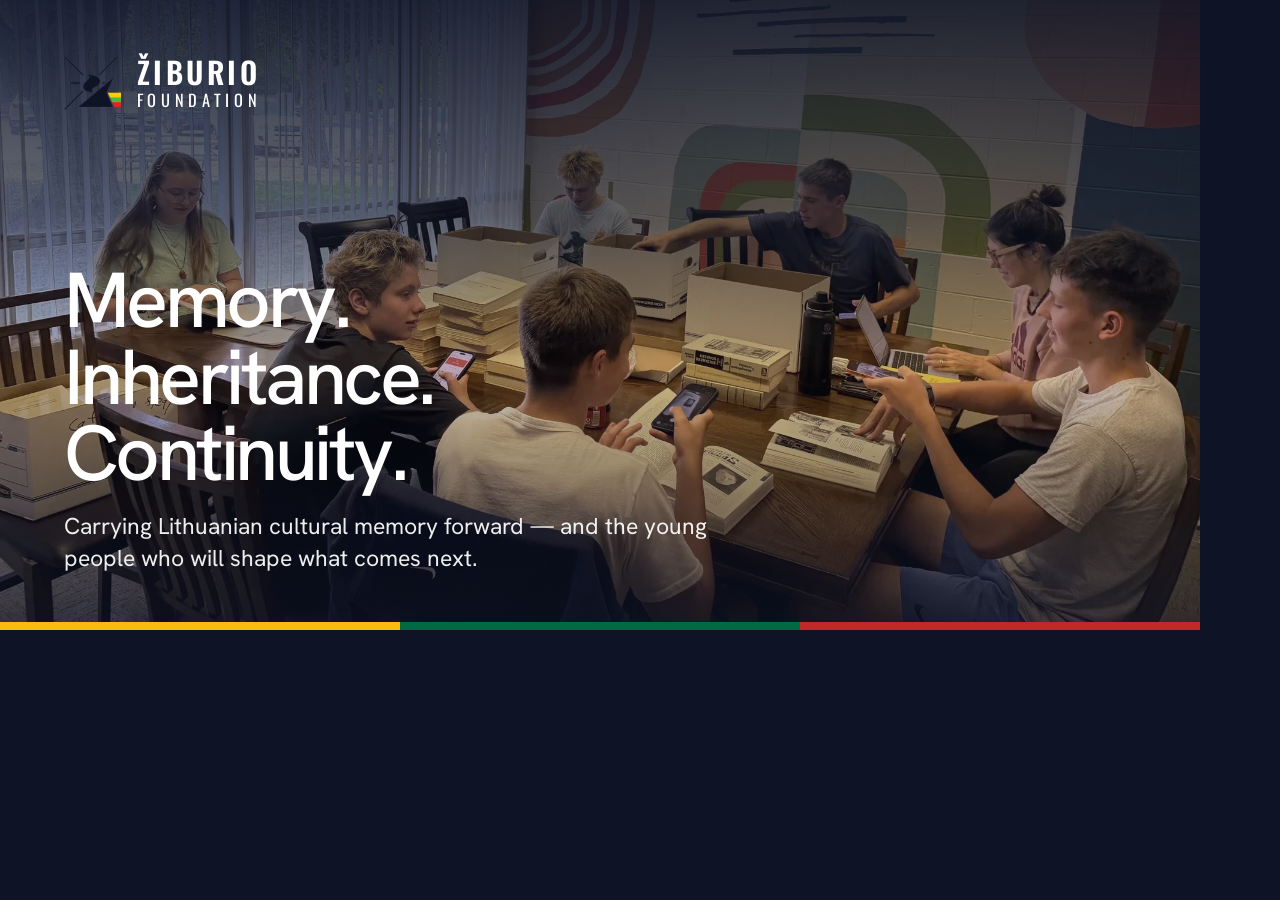
<file: tools/share-card.html>
<!doctype html>
<html lang="en">
<head>
<meta charset="utf-8">
<link rel="preconnect" href="https://fonts.googleapis.com">
<link rel="preconnect" href="https://fonts.gstatic.com" crossorigin>
<link rel="stylesheet" href="../site.css">
<style>
  html,body{margin:0;padding:0;background:#0E1426}
  .card{position:relative;width:1200px;height:630px;overflow:hidden;background:#0E1426;color:#fff;
        font-family:'Hanken Grotesk',system-ui,sans-serif}
  .card img.photo{position:absolute;inset:0;width:100%;height:100%;object-fit:cover;object-position:center 62%}
  .scrim{position:absolute;inset:0;
         background:linear-gradient(180deg,rgba(14,20,38,.90) 0%,rgba(14,20,38,.62) 34%,rgba(14,20,38,.18) 58%,rgba(14,20,38,.74) 100%)}
  .inner{position:absolute;inset:0;padding:56px 64px;display:flex;flex-direction:column;justify-content:space-between}
  .lock{display:flex;align-items:center;gap:16px}
  .lock img{height:54px;width:auto;display:block}
  .wm{display:inline-flex;flex-direction:column;align-items:flex-start;line-height:1}
  .wm1{font-family:'Oswald',system-ui,sans-serif;font-size:30px;font-weight:600;letter-spacing:.1175em;margin-right:-.1175em;text-transform:uppercase}
  .wm2{font-family:'Oswald',system-ui,sans-serif;font-size:16.4px;font-weight:400;letter-spacing:.285em;margin-right:-.285em;text-transform:uppercase;margin-top:.3em}
  h1{margin:0;font-size:78px;line-height:.98;font-weight:500;letter-spacing:-0.045em}
  p{margin:18px 0 0;max-width:30em;font-size:23px;line-height:1.4;color:rgba(255,255,255,.93)}
  .rule{position:absolute;left:0;right:0;bottom:0;display:flex;height:8px}
  .rule i{flex:1}
</style>
</head>
<body>
<div class="card">
  <img class="photo" src="../assets/interns-table.webp" alt="">
  <div class="scrim"></div>
  <div class="inner">
    <div class="lock">
      <img src="../assets/mark.png" alt="">
      <span class="wm"><span class="wm1">Žiburio</span><span class="wm2">Foundation</span></span>
    </div>
    <div>
      <h1>Memory.<br>Inheritance.<br>Continuity.</h1>
      <p>Carrying Lithuanian cultural memory forward — and the young people who will shape what comes next.</p>
    </div>
  </div>
  <div class="rule"><i style="background:#FDB913"></i><i style="background:#006A44"></i><i style="background:#C1272D"></i></div>
</div>
</body>
</html>
</file>
<file: site.css>
@import url('https://fonts.googleapis.com/css2?family=Hanken+Grotesk:wght@400;500;600;700&family=Oswald:wght@400;500;600&display=swap');

:root{--ink:#0E1426;--text:#3A4458;--muted:#5F6778;--yellow:#FDB913;--green:#0E1426;--line:#DFE3E8;--paper:#FFFFFF}
*{box-sizing:border-box}
html{scroll-behavior:smooth;scroll-padding-top:24px}
body{margin:0;background:var(--paper);color:var(--ink);font-family:'Hanken Grotesk',system-ui,sans-serif;-webkit-font-smoothing:antialiased}
img{display:block;max-width:100%;height:auto}
a{color:inherit;text-decoration:none}
button{font:inherit}
a:focus-visible,button:focus-visible,summary:focus-visible{outline:3px solid var(--green);outline-offset:5px}
p{font-size:17px;line-height:1.65;color:var(--text);margin:0 0 1em}
h1,h2,h3,p{overflow-wrap:break-word}
h1,h2,h3,.disp{letter-spacing:-.035em;font-weight:500;text-wrap:balance}
h1{font-size:clamp(38px,5.5vw,72px);line-height:1.05;margin:0 0 24px}
h2{font-size:clamp(28px,3.2vw,44px);line-height:1.12;margin:0 0 20px}
h3{font-size:clamp(23px,2.3vw,30px);line-height:1.2;margin:0 0 14px}
x-en,x-lt{display:contents}
html[lang="lt"] x-en,html[lang="en"] x-lt{display:none!important}
.wrap{width:100%;max-width:1320px;margin-inline:auto;padding-inline:40px}
.section{padding-block:64px}
.rule{border-top:1px solid var(--line)}
.eyebrow,.mono{font-size:12px;font-weight:700;letter-spacing:.11em;text-transform:uppercase;color:var(--green);margin:0 0 18px}
.lead{font-size:clamp(20px,2.2vw,28px);line-height:1.45;max-width:36em;letter-spacing:-.02em;text-wrap:pretty}
.small{font-size:14px;line-height:1.6;color:var(--muted)}
.text-link{display:inline-block;font-size:16px;font-weight:600;border-bottom:1px solid var(--ink);padding-block:4px;margin-top:8px}
.text-link:hover{color:var(--green);border-color:var(--green)}
.links{display:flex;flex-wrap:wrap;gap:12px 24px;align-items:center}
.pill{display:inline-flex;align-items:center;justify-content:center;min-height:44px;padding:10px 22px;border-radius:999px;font-size:15px;font-weight:600;line-height:1.35;background:var(--yellow);color:var(--ink)}
.pill:hover{filter:brightness(.96)}
.skip-link{position:absolute;top:-100px;left:20px;z-index:20;background:white;padding:12px}
.skip-link:focus{top:8px}
.site-header{display:flex;align-items:center;justify-content:space-between;gap:24px;min-height:82px}
.brand{display:inline-flex;gap:11px;align-items:center;flex-shrink:0}
.brand img{height:40px;width:auto}
.wordmark{display:inline-flex;flex-direction:column;align-items:flex-start;line-height:1;--wm1:21px;--wm2:calc(var(--wm1)*.5476)}
.wm1{font-family:'Oswald',system-ui,sans-serif;font-size:var(--wm1);font-weight:600;letter-spacing:.1175em;margin-right:-.1175em;text-transform:uppercase}
.wm2{font-family:'Oswald',system-ui,sans-serif;font-size:var(--wm2);font-weight:400;letter-spacing:.285em;margin-right:-.285em;text-transform:uppercase;margin-top:.3em}
html[lang="lt"] .wm2{align-self:stretch;letter-spacing:0;margin-right:0}
.wm-lt{display:flex;justify-content:space-between;width:100%}
.header-tools{display:flex;align-items:center;gap:22px}
.site-nav{display:flex;align-items:center;gap:24px;font-size:14px;font-weight:600}
.site-nav a{padding-block:8px}
.site-nav a:hover,.site-nav a[aria-current="page"]{color:var(--green);text-decoration:underline;text-underline-offset:7px;text-decoration-thickness:2px}
.lang-switch{display:inline-flex;border:1px solid var(--ink);border-radius:999px;overflow:hidden;flex-shrink:0}
.langbtn{min-height:40px;padding:0 11px;border:0;cursor:pointer;font-size:12px;font-weight:700;background:white;color:var(--ink)}
html[lang="en"] .langbtn[data-l="en"],html[lang="lt"] .langbtn[data-l="lt"]{background:var(--ink);color:white}
.menu-button{display:none;background:none;border:1px solid var(--line);border-radius:4px;min-height:44px;padding:8px 12px;cursor:pointer}
.tricolour{height:3px;background:linear-gradient(to right,#FDB913 0 33.333%,#0E1426 33.333% 66.666%,#C1272D 66.666% 100%)}
.hero .wrap{max-width:1400px}
.hero p{color:inherit}
.hero .pill{background:transparent}
@keyframes drift{from{transform:scale(1) translate(0,0)}to{transform:scale(1.04) translate(-.8%,.5%)}}
.drift{animation:drift 32s ease-in-out infinite alternate}
.intro{max-width:900px;padding-block:50px 58px}
.intro .lead{margin-bottom:16px}
.work-intro{display:flex;align-items:baseline;justify-content:space-between;gap:24px;padding-top:32px}
.home-feature{display:grid;grid-template-columns:1.25fr 1fr;gap:clamp(28px,5vw,70px);align-items:center;padding-block:20px 52px}
.home-feature img{width:100%;aspect-ratio:4/3;object-fit:cover}
.home-feature .feature-copy{max-width:440px}
.work-pair{display:grid;grid-template-columns:1fr 1fr;gap:64px;padding-block:38px 64px}
.work-pair article{min-width:0}
.archive-preview{display:grid;grid-template-columns:100px 1fr;gap:26px;align-items:start}
.archive-preview img{max-height:170px;width:auto;filter:drop-shadow(2px 5px 6px #0e142620)}
.project-caption{font-size:14px;color:var(--muted);margin-top:12px}
.page-head{padding-block:64px 40px;max-width:980px}
.page-head h1{max-width:16em}
.page-head .lead{margin:0}
.jump-links{display:flex;flex-wrap:wrap;gap:12px 30px;margin-top:28px;font-size:15px;font-weight:600}
.jump-links a{border-bottom:1px solid var(--line);padding-bottom:6px}
.story-grid{display:grid;grid-template-columns:1fr 1fr;gap:clamp(32px,6vw,88px);align-items:start}
.story-grid p:last-child{margin-bottom:0}
.reading{max-width:760px;margin-inline:auto}
.mission{border-left:3px solid var(--yellow);padding:8px 0 8px 28px;margin-block:36px}
.mission p:last-child{margin:0}
.pullquote{font-size:clamp(25px,3.4vw,42px);line-height:1.3;letter-spacing:-.03em;color:var(--ink);padding-block:24px;margin:0;max-width:26em}
.detail-note{border-top:1px solid var(--line);border-bottom:1px solid var(--line);margin-top:36px}
.detail-note summary{cursor:pointer;font-size:20px;font-weight:600;padding:22px 0}
.detail-note[open] summary{margin-bottom:12px}
.detail-note .reading{margin-left:0;padding-bottom:24px}
.program-context{margin-bottom:48px}
.project-feature{display:grid;grid-template-columns:1fr 1.1fr;gap:56px;align-items:start}
.project-feature figure{margin:0}
.project-feature img{width:100%;aspect-ratio:3/2;object-fit:cover}
.archive-layout{display:grid;grid-template-columns:1.6fr 1fr;gap:48px;align-items:start}
.archive-layout img{border:1px solid var(--line);width:100%}
.archive-copy{max-width:880px;margin-top:32px}
.figures{display:flex;gap:32px;margin:28px 0}
.figures div{flex:1}
.figures dt{font-size:48px;line-height:1;letter-spacing:-.04em}
.figures dd{margin:10px 0 0;font-size:15px;color:var(--muted)}
.research-layout{display:grid;grid-template-columns:1.3fr 1fr;gap:64px;align-items:start}
.research-layout figure{margin:8px 0 0}
.research-layout img{border:1px solid var(--line)}
.program-opening{padding-block:52px;max-width:900px}
.program-photo{margin:0}
.program-photo img{width:100%;aspect-ratio:4/3;object-fit:cover}
.program-photo figcaption{font-size:14px;line-height:1.5;color:var(--muted);margin-top:12px}
.process{padding-left:24px}
.process li{padding:0 0 14px 8px;line-height:1.6;color:var(--text)}
.principle-list{counter-reset:principle}
.principle-row{display:grid;grid-template-columns:60px .9fr 1.3fr;gap:28px;border-top:1px solid var(--line);padding-block:30px}
.principle-row:before{counter-increment:principle;content:'0' counter(principle);font-size:16px;color:var(--green);padding-top:4px}
.principle-row h2{font-size:clamp(23px,2.5vw,32px)}
.principle-row p{margin:0}
.definitions{display:grid;grid-template-columns:repeat(3,1fr);gap:36px;margin:30px 0 0}
.definitions div{border-top:3px solid var(--yellow);padding-top:20px}
.definitions dt{font-size:24px;letter-spacing:-.02em;font-weight:500;margin-bottom:12px}
.definitions dd{margin:0;line-height:1.65;color:var(--text)}
.support-section{padding-block:48px;border-top:1px solid var(--line)}
.support-grid{display:grid;grid-template-columns:1.2fr 1fr;gap:64px}
.support-grid h2{font-size:32px}
.support-options{list-style:none;margin:0;padding:0}
.support-options li{border-bottom:1px solid var(--line)}
.support-options a{display:flex;justify-content:space-between;gap:18px;align-items:center;padding:18px 0;font-weight:600}
.support-options a:after{content:'↗';color:var(--green)}
.site-footer{border-top:1px solid var(--line);padding-block:28px 24px}
.footer-top{display:flex;flex-wrap:wrap;justify-content:space-between;gap:24px;align-items:start}
.footer-top p{font-size:14px;margin:0 0 4px}
.footer-links{display:flex;flex-wrap:wrap;gap:10px 24px;font-size:14px}
.footer-bottom{display:flex;justify-content:space-between;flex-wrap:wrap;gap:16px;border-top:1px solid var(--line);padding-top:18px;margin-top:24px}
.footer-bottom p{font-size:12px;margin:0}
@media(min-width:901px){.site-nav[hidden]{display:flex}}
@media(max-width:1100px){.site-nav{gap:16px}.header-tools{gap:16px}.wrap{padding-inline:28px}.project-feature{gap:36px}}
@media(max-width:900px){
 .site-header{flex-wrap:wrap;min-height:76px;padding-block:14px;gap:12px}.header-tools{margin-left:auto}.menu-button{display:block}
 .site-nav{order:3;flex-basis:100%;display:flex;flex-direction:column;align-items:stretch;gap:0;border-top:1px solid var(--line);padding-top:10px}.site-nav[hidden]{display:none}.site-nav a{padding:12px 0}
 .home-feature,.project-feature,.research-layout,.archive-layout,.story-grid,.support-grid{grid-template-columns:1fr;gap:32px}
 .home-feature{grid-template-columns:1.1fr 1fr;gap:28px}.work-pair{gap:32px}.archive-preview{grid-template-columns:80px 1fr;gap:20px}
 .project-feature figure{position:static}.project-feature img{aspect-ratio:3/2}.research-layout figure{max-width:640px}
 .mission{margin-block:0}
 .principle-row{grid-template-columns:36px 1fr;gap:12px 20px}.principle-row p{grid-column:2}.principle-row h2{margin:0}
 .definitions{gap:24px}.section{padding-block:48px}.page-head{padding-top:44px}
}
@media(max-width:600px){
 .wrap{padding-inline:20px}.brand{gap:8px}.brand img{height:34px}.wordmark{--wm1:18px}.header-tools{gap:8px}.menu-button{font-size:13px;padding-inline:10px}.langbtn{padding-inline:9px}
 .home-feature,.work-pair,.definitions{grid-template-columns:1fr}.home-feature{padding-bottom:36px}.home-feature .feature-copy{max-width:none}.work-pair{padding-block:30px 44px;gap:36px}.work-pair article+article{border-top:1px solid var(--line);padding-top:30px}
 .work-intro{align-items:start;gap:12px}.work-intro h2{font-size:28px}.work-intro .text-link{font-size:14px;white-space:nowrap}
 .intro{padding-block:36px}.page-head{padding-block:36px 30px}.section{padding-block:36px}.jump-links{gap:16px}.pullquote{padding-block:12px}.mission{padding-left:20px}
 .page-head+.reading.section{padding-top:8px}
 .project-feature figure{order:-1}
 .hero .pill{font-size:14px;padding-inline:16px}.hero .wrap{padding-inline:20px}.program-opening{padding-block:36px}
 .support-grid{gap:20px}.support-section{padding-block:36px}.footer-top{display:block}.footer-links{margin-top:20px}.figures dt{font-size:40px}
}
/* The home page is an editorial workbench: people, a source, then its wider context. */
.workshop-home .intro{max-width:1320px;padding-block:76px;display:grid;grid-template-columns:1.15fr 1fr;column-gap:9%;align-items:start}
.workshop-home .intro .lead{grid-column:1;grid-row:1 / span 3;font-size:clamp(30px,3.2vw,46px);line-height:1.2;color:var(--ink);letter-spacing:-.04em}
.workshop-home .intro p:not(.lead),.workshop-home .intro>a{grid-column:2}
.workshop-home .intro>a{justify-self:start}
.workshop-home .work-intro{padding-top:24px;padding-bottom:18px}
.workshop-home .work-intro h2{font-size:18px;letter-spacing:0}
.workshop-feature{grid-template-columns:1.45fr 1fr;gap:6%;padding-bottom:80px;align-items:center}
.workshop-feature>a{position:relative}
.workshop-feature>a:after{content:'↗';position:absolute;right:16px;bottom:16px;width:48px;height:48px;display:grid;place-items:center;border-radius:50%;background:var(--yellow);font-size:26px;color:var(--ink)}
.workshop-feature img{aspect-ratio:1.12;object-position:48% center}
.workshop-feature .feature-copy{max-width:none}
.workshop-feature h3{font-size:clamp(36px,4.7vw,68px);line-height:1.02;margin-bottom:28px;overflow-wrap:normal}
.workshop-feature .eyebrow{margin-bottom:24px}
.source-desk{display:grid;grid-template-columns:1fr 1fr;gap:8%;padding:54px;background:#F6F4EF;align-items:center;margin-bottom:72px}
.source-image{position:relative;padding:0 30px 32px 0}
.source-image img{width:100%;max-height:600px;object-fit:contain;filter:drop-shadow(8px 12px 12px #0e142620)}
.source-date{position:absolute;bottom:-5px;right:0;font-family:'Oswald',sans-serif;font-size:clamp(60px,7vw,104px);line-height:1;color:var(--ink);background:#F6F4EF;padding:8px 0 0 16px}
.source-notes h2{font-size:clamp(34px,4vw,56px);max-width:9em}
.source-fields{margin:28px 0;border-top:1px solid #C9CDC8}
.source-fields>div{display:grid;grid-template-columns:1fr 1.5fr;gap:16px;padding:12px 0;border-bottom:1px solid #C9CDC8}
.source-fields dt{font-size:11px;letter-spacing:.08em;text-transform:uppercase;font-weight:700;color:var(--green)}
.source-fields dd{font-size:16px;margin:0}
.source-method{font-size:15px;border-left:2px solid var(--green);padding-left:16px}
.source-notes .text-link{font-size:14px}
.workshop-home .work-pair{grid-template-columns:1.25fr 1fr;gap:8%;padding-block:36px 76px}
.workshop-home .archive-preview{grid-template-columns:145px 1fr;gap:32px}
.workshop-home .archive-preview img{max-height:240px}
.workshop-home .work-pair article+article{border-left:1px solid var(--line);padding-left:32px}
.workshop-home .work-pair h3{font-size:clamp(28px,3vw,42px)}
@media(max-width:900px){
 .workshop-home .intro{column-gap:6%;padding-block:48px}
 .workshop-feature{grid-template-columns:1.15fr 1fr;gap:30px;padding-bottom:48px}
 .workshop-feature h3{font-size:36px}
 .source-desk{padding:30px;gap:30px;margin-bottom:48px}
 .source-image{padding-right:10px}.source-date{font-size:64px}
 .workshop-home .work-pair{gap:30px}.workshop-home .archive-preview{grid-template-columns:85px 1fr;gap:20px}
}
@media(max-width:600px){
 .workshop-home .intro{display:block;padding-block:40px}.workshop-home .intro .lead{font-size:32px;margin-bottom:26px}
 .workshop-feature{grid-template-columns:1fr;gap:28px;padding-top:8px}.workshop-feature img{aspect-ratio:4/3}.workshop-feature h3{font-size:42px;max-width:10em}.workshop-feature .eyebrow{margin-bottom:14px}
 .source-desk{grid-template-columns:1fr;padding:24px 20px;gap:30px;margin-inline:-20px;margin-bottom:40px}
 .source-image{max-width:290px;justify-self:center}.source-date{font-size:76px}.source-notes h2{font-size:40px}.source-notes .links{gap:8px 20px}
 .workshop-home .work-pair{grid-template-columns:1fr;padding-block:28px 44px}.workshop-home .archive-preview{grid-template-columns:100px 1fr;gap:24px}
 .workshop-home .work-pair article+article{border-left:0;padding-left:0}.workshop-home .work-pair h3{font-size:32px}
}
/* Compact reading rhythm across all five pages; keep touch targets unchanged. */
.section{padding-block:40px}
.page-head{padding-block:40px 24px}
.story-grid{gap:40px}.project-feature{gap:36px}.research-layout{gap:36px}
.program-opening{padding-block:32px}
.support-section{padding-block:30px}.support-grid{gap:36px}
.detail-note{margin-top:22px}.detail-note summary{padding-block:16px}
.program-context{margin-bottom:30px}.principle-row{padding-block:22px}
.mission{margin-block:16px}.pullquote{padding-block:16px}
.workshop-home .intro{padding-block:40px;column-gap:6%}
.workshop-home .work-intro{padding-block:16px 10px}
.workshop-feature{padding-block:12px 36px;gap:4%}
.workshop-feature img{aspect-ratio:4/3}
.workshop-feature h3{margin-bottom:18px}.workshop-feature .eyebrow{margin-bottom:14px}
.source-desk{padding:30px;gap:5%;margin-bottom:32px}
.source-image img{max-height:480px}.source-fields{margin-block:18px}
.source-fields>div{padding-block:9px}
.technology-title{font-size:22px;line-height:1.25;margin-bottom:12px}
.workshop-home .work-pair{padding-block:26px 36px;gap:5%}
.site-footer{padding-block:22px 18px}
@media(max-width:900px){
 .mission{margin-block:0}.story-grid,.project-feature,.research-layout{gap:24px}
 .workshop-feature{gap:24px}.source-desk{gap:24px}
}
@media(max-width:600px){
 .section{padding-block:24px}.page-head{padding-block:26px 20px}
 .program-opening,.support-section{padding-block:24px}
 .workshop-home .intro{padding-block:26px}.workshop-home .intro .lead{margin-bottom:18px}
 .workshop-feature{padding-block:8px 26px;gap:20px}
 .source-desk{padding:20px;gap:20px;margin-bottom:24px}
 .source-image{max-width:230px}.source-date{font-size:62px}
 .workshop-home .work-pair{padding-block:22px 26px;gap:24px}
 .work-pair article+article{padding-top:22px}
 .principle-row{padding-block:18px}.support-grid{gap:16px}
 .definitions{gap:18px;margin-top:20px}.definitions div{padding-top:14px}
}
.project-box{border:1px solid #C9CED6;border-top:3px solid var(--yellow);border-radius:4px;padding:28px;margin-bottom:24px;background:white}
.project-box#archive{background:#F8F7F3}
.project-box#research{border-top-color:var(--green)}
@media(max-width:600px){.project-box{padding:20px 16px;margin-bottom:20px}}
/* Principles uses one editorial column instead of alternating inset/full-width grids. */
.principles-page main>.wrap{max-width:1000px}
.principles-page .page-head,.principles-page .reading{max-width:none;margin-inline:0}
.principles-page .page-head+.reading.section{padding-top:0}
.principles-page .principle-row{display:block;padding-block:24px}
.principles-page .principle-row:before{display:block;padding:0;margin-bottom:10px;font-size:12px;font-weight:700;letter-spacing:.1em}
.principles-page .principle-row h2{font-size:clamp(25px,2.5vw,32px);margin-bottom:12px;text-wrap:pretty}
.principles-page .principle-row p{max-width:none}
.principles-page .definitions{gap:24px}
@media(max-width:600px){.principles-page .principle-row{padding-block:20px}}
@media(prefers-reduced-motion:reduce){html{scroll-behavior:auto}.drift{animation:none}}
/* Foundation internship: documentary sequence and source-linked student work. */
.internship-documentary { display:grid; grid-template-columns:1.15fr 1fr; gap:28px; align-items:start; margin:24px 0; }
.internship-photo-pair { display:grid; grid-template-columns:1fr 1fr; gap:24px; margin-top:28px; }
.internship-photo-pair img { aspect-ratio:4/3; object-fit:cover; }
.internship-documentary .program-photo img { height:auto; max-height:none; aspect-ratio:auto; }
.student-books { display:grid; grid-template-columns:repeat(3,minmax(0,1fr)); gap:20px; margin:28px 0; }
.student-book { display:flex; flex-direction:column; gap:10px; padding:16px; border:1px solid #d9dce2; color:inherit; text-decoration:none; }
.student-book:hover { border-color:#0E1426; }
.student-book img { width:100%; height:240px; object-fit:contain; background:#f6f4ed; }
.student-book h3 { font-size:20px; margin:0; line-height:1.2; overflow-wrap:anywhere; }
.student-book .text-link { margin-top:auto; }
@media(max-width:700px) {
 .internship-documentary,.internship-photo-pair { grid-template-columns:1fr; gap:20px; }
 .student-books { grid-template-columns:repeat(2,minmax(0,1fr)); gap:12px; }
 .student-book { padding:10px; }
 .student-book img { height:180px; }
 .student-book h3 { font-size:17px; }
}

/* A section heading above one clearly bounded internship feature. */
#work .work-intro { display:flex; justify-content:space-between; align-items:baseline; gap:16px 32px; padding-block:24px; }
#work .work-intro h2 { margin:0; font-size:clamp(32px,4vw,48px); }
#work .work-intro > a { flex-shrink:0; }
#work .workshop-feature { grid-template-columns:1fr 1fr; align-items:start; gap:0; padding:0; margin:0 0 32px; border:1px solid var(--line); }
#work .workshop-feature > a { display:block; height:100%; }
#work .workshop-feature > a::after { content:none; }
#work .workshop-feature img { display:block; height:100%; min-height:320px; aspect-ratio:4/3; object-fit:cover; }
#work .workshop-feature .feature-copy { padding:clamp(24px,3vw,40px); }
#work .workshop-feature .eyebrow { margin:0 0 12px; }
#work .workshop-feature h3 { margin:0 0 18px; max-width:none; font-size:clamp(28px,3vw,40px); line-height:1.1; }
#work .workshop-feature .feature-copy > .text-link { display:inline-block; margin-top:8px; }
@media(max-width:700px) {
 #work .work-intro { flex-wrap:wrap; padding-block:20px; gap:10px 24px; }
 #work .workshop-feature { grid-template-columns:1fr; }
 #work .workshop-feature img { height:auto; min-height:0; aspect-ratio:4/3; }
 #work .workshop-feature .feature-copy { padding:24px; }
}

/* November review: one shared hierarchy; detailed source text stays available. */
:root{--green:#0E1426;--line:#e5e3df}
.wrap{max-width:1240px}
.site-header{min-height:76px}
.pill{background:var(--ink);color:white;border-radius:6px}
.text-link{border-bottom:0;text-underline-offset:5px}
.text-link:hover{text-decoration:underline}
.eyebrow,.mono{color:#68686b;letter-spacing:.08em}
.tricolour{display:none}
.rule{border-top:0}
.page-head{padding-block:48px 32px}
.page-head h1{font-size:clamp(42px,5vw,66px)}
.reading{max-width:790px;margin-left:0}
.section{padding-block:32px}
.project-box,.project-box#archive{background:#f7f6f3;border:0;border-radius:12px;padding:32px;margin-bottom:24px}
.project-box h2{font-size:clamp(28px,3vw,38px)}
.project-feature,.archive-layout,.research-layout{grid-template-columns:1fr 1fr;gap:40px}
.project-feature img,.archive-layout img,.research-layout img{border:0;border-radius:8px}
.archive-copy{max-width:none;padding-top:28px;margin-top:28px;border-top:1px solid var(--line)}
.contact-strip{display:flex;justify-content:space-between;align-items:center;gap:28px;padding-block:32px;border-top:1px solid var(--line)}
.contact-strip h2{font-size:30px;margin-bottom:8px}
.contact-strip p{margin:0}
.contact-strip .pill{flex-shrink:0}
.principles-page main>.wrap{max-width:1120px}
.principle-list{display:grid;grid-template-columns:1fr 1fr;gap:20px}
.principles-page .principle-row{background:#f7f6f3;border:0;border-radius:10px;padding:28px}
.principles-page .principle-row h2{font-size:29px}
.definitions div{border-top:1px solid var(--line)}
.detail-note{margin-block:24px;border-bottom:0}
.detail-note summary{font-size:22px}
.foundation-home .hero{height:clamp(470px,46vw,640px)!important}
.foundation-home .hero .wrap{max-width:1240px}
.foundation-home .hero h1{font-size:clamp(40px,5.8vw,80px)!important}
html[lang="lt"] .foundation-home .hero h1{font-size:clamp(30px,4.2vw,60px)!important}
.foundation-home .hero .pill{background:white;color:var(--ink)!important;border-radius:6px}
.foundation-home .hero .pill+ .pill{background:rgba(14,20,38,.55);color:white!important}
.mission-overview{display:grid;grid-template-columns:1fr 2fr;gap:48px;padding-block:44px}
.mission-overview h2{font-size:34px;margin:0}
.mission-overview .lead{font-size:clamp(22px,2.4vw,30px);line-height:1.4;margin-bottom:12px}
.overview-work{padding-block:20px 48px}
.section-heading{display:flex;justify-content:space-between;align-items:baseline;gap:24px;margin-bottom:24px}
.section-heading h2{margin:0;font-size:40px}
.overview-grid{display:grid;grid-template-columns:repeat(3,minmax(0,1fr));gap:24px}
.overview-card{display:flex;flex-direction:column;border:1px solid var(--line);border-radius:10px;overflow:hidden;background:white}
.overview-image{display:block;aspect-ratio:4/3;background:#f4f1eb;overflow:hidden}
.overview-image img{width:100%;height:100%;object-fit:cover}
.overview-image.book-cover img{object-fit:contain;padding:22px}
.overview-copy{display:flex;flex-direction:column;flex:1;padding:24px}
.overview-copy .eyebrow{font-size:11px;margin-bottom:10px}
.overview-copy h3{font-size:29px;line-height:1.15;min-height:2.3em}
.overview-copy p{font-size:16px;line-height:1.55}
.overview-copy .text-link{margin-top:auto;padding-top:12px}
.book-story{display:grid;grid-template-columns:1fr 2fr;gap:48px;align-items:center;padding-block:36px 52px}
.book-story>a{background:#f4f1eb;border-radius:10px;padding:24px;display:flex;justify-content:center}
.book-story img{height:280px;width:auto;object-fit:contain}
.book-story h2{font-size:clamp(30px,3.5vw,44px)}
.book-story p{max-width:620px}
@media(max-width:1000px) and (min-width:901px){.site-nav{gap:12px;font-size:12px}.site-header{gap:16px}.header-tools{gap:10px}}
@media(max-width:900px){
 .project-feature,.archive-layout,.research-layout{grid-template-columns:1fr;gap:24px}
 .overview-grid{gap:16px}.overview-copy{padding:18px}.overview-copy h3{font-size:25px}
 .mission-overview,.book-story{gap:28px}
}
@media(max-width:700px){
 .overview-grid,.mission-overview,.book-story,.principle-list{grid-template-columns:1fr}
 .mission-overview{gap:16px;padding-block:30px}
 .mission-overview h2{font-size:28px}
 .overview-work{padding-block:12px 28px}
 .overview-copy h3{font-size:30px;min-height:0}
 .overview-image{aspect-ratio:16/10}
 .overview-copy{padding:24px}
 .book-story{padding-block:20px 32px;gap:24px}
 .book-story img{height:230px}
 .contact-strip{align-items:flex-start;flex-direction:column;gap:18px}
 .page-head{padding-block:30px 20px}
 .project-box,.project-box#archive{padding:22px}
 .section-heading h2{font-size:34px}
 .principles-page .principle-row{padding:24px}
}
@media(max-width:360px){.site-header{gap:8px}.header-tools{gap:5px}.menu-button{padding-inline:7px}.brand img{height:28px}.wordmark{--wm1:16px}}

/* Shared visual system: the same edges, type, surfaces and rhythm on every page. */
:root{--surface:#f7f6f3;--radius:10px;--layout-gap:40px;--section-space:40px;--section-title:clamp(30px,3.2vw,42px)}
.wrap,.hero .wrap,.foundation-home .hero .wrap,.principles-page main>.wrap{max-width:1240px}
.page-head{max-width:none;padding-block:48px 40px}
.page-head h1{font-size:clamp(42px,5vw,66px);margin-bottom:20px}
.page-head .lead{max-width:34em}
.section{padding-block:0;margin-block:0 var(--section-space)}
h2,.section-heading h2,.mission-overview h2,.book-story h2,.project-box h2{font-size:var(--section-title);line-height:1.14;letter-spacing:-.035em}
.story-grid,.project-feature,.archive-layout,.research-layout,.internship-documentary,.internship-photo-pair{gap:var(--layout-gap)}
.mission-overview,.book-story,.editorial-row{grid-template-columns:minmax(0,1fr) minmax(0,2fr);gap:var(--layout-gap)}
.reading.editorial-row,.principles-page .reading.editorial-row{display:block;max-width:790px;width:100%;margin-inline:0}
.editorial-row>h2{margin:0 0 20px;max-width:none}
.editorial-copy{min-width:0;max-width:none}
.editorial-copy>p:last-child{margin-bottom:0}
.editorial-copy .links{margin-top:20px}
.mission-overview{display:block;padding-block:var(--section-space)}
.mission-overview h2{margin-bottom:20px}
.mission-overview>div{max-width:790px}
.overview-work{padding-block:0 var(--section-space)}
.book-story{padding-block:0 var(--section-space)}
.overview-grid,.principle-list,.student-books{gap:24px}
.overview-card,.project-box,.project-box#archive,.principles-page .principle-row,.student-book{background:var(--surface);border:0;border-radius:var(--radius);overflow:hidden}
.overview-copy,.principles-page .principle-row{padding:24px}
.overview-copy h3{font-size:28px;line-height:1.2}
.overview-copy p{font-size:17px;line-height:1.65}
.project-box,.project-box#archive{padding:24px;margin-bottom:24px}
.project-box h2{font-size:36px}
.principles-page .principle-row h2{font-size:28px;line-height:1.2}
.principles-page .principle-row:before{color:var(--muted);margin-bottom:16px}
.program-photo img,.project-feature img,.archive-layout img,.research-layout img,.book-story>a{border-radius:var(--radius)}
.program-photo figcaption,.project-caption{font-size:14px;line-height:1.5;color:var(--muted);margin-top:12px}
.student-book{padding:24px;gap:14px}
.student-book img{background:#eeece6;border-radius:6px}
.student-book .mono{margin:0}
.student-book h3{font-size:24px;line-height:1.25;overflow-wrap:normal}
.student-book:hover{background:#eeece6}
.pill{border:1px solid transparent;border-radius:6px;min-height:44px;padding:11px 22px}
.pill:hover{background:#28344b;filter:none}
.text-link{line-height:1.5}
.detail-note{border:0;border-radius:var(--radius);background:var(--surface);padding:0 24px;margin-block:0 24px}
.detail-note summary{padding-block:20px;font-size:22px;line-height:1.35;display:flex;align-items:baseline;gap:12px;list-style:none}
.detail-note summary::-webkit-details-marker{display:none}
.detail-note summary:after{content:'+';margin-left:auto;flex-shrink:0}
.detail-note[open]>summary:after{content:'−'}
.detail-note[open]{padding-bottom:8px}
.detail-note .section{padding-block:0;margin-block:0 24px}
.detail-note .reading{max-width:790px}
.detail-note .reading.editorial-row{max-width:none}
.mission{border:0;background:var(--surface);border-radius:var(--radius);padding:24px;margin:0}
.mission .pullquote{font-size:clamp(25px,2.6vw,34px);padding:0}
.hero .wrap{padding-inline:40px}
.hero .mono{color:white!important}
.contact-strip{margin-top:0;padding-block:32px;gap:var(--layout-gap)}
.contact-strip h2{font-size:30px}
.footer-bottom{border-top:0;margin-top:24px;padding-top:0}
.page-head+.section{padding-top:0}
.principle-list{margin-bottom:var(--section-space)}
.program-opening{padding-block:var(--section-space);margin:0;max-width:790px}
.internship-documentary{margin:0 0 24px}
.internship-photo-pair,.student-books{margin:24px 0 0}
.student-books+.reading{margin-top:24px}
.program-photo{margin:0}
.section p:last-child,.editorial-copy p:last-child{margin-bottom:0}
.detail-note .reading{padding-bottom:24px}
.detail-note[open]>summary{margin-bottom:0}
.detail-note .story-grid{grid-template-columns:1fr;max-width:790px;gap:16px}
.overview-copy h3{min-height:0}
.overview-copy .text-link{padding-top:16px}
.book-story{grid-template-columns:minmax(0,1fr) minmax(0,2fr)}
@media(max-width:1100px){.hero .wrap{padding-inline:28px}}
@media(max-width:900px){
 :root{--layout-gap:28px;--section-space:32px}
 .overview-copy{padding:22px}.overview-copy h3{font-size:25px}
 .story-grid,.project-feature,.archive-layout,.research-layout{grid-template-columns:1fr}
 .editorial-row,.mission-overview,.book-story{grid-template-columns:minmax(0,1fr) minmax(0,1.7fr)}
 .student-book{padding:18px}.student-book h3{font-size:21px}
}
@media(max-width:700px){
 :root{--layout-gap:24px;--section-space:28px;--section-title:32px}
 .page-head{padding-block:32px 28px}
 .editorial-row,.mission-overview,.book-story,.internship-documentary,.internship-photo-pair{grid-template-columns:1fr}
 .editorial-row>h2{max-width:none}
 .overview-copy,.principles-page .principle-row,.project-box,.project-box#archive{padding:24px}
 .overview-copy h3,.project-box h2,.principles-page .principle-row h2{font-size:28px}
 .overview-copy h3{min-height:0}
 .section-heading{flex-wrap:wrap;gap:8px 20px}
 .section-heading .text-link{margin-top:0}
 .detail-note{padding-inline:24px}.detail-note summary{font-size:20px}
 .contact-strip{padding-block:28px;gap:20px}
 .student-books{gap:14px}.student-book{padding:14px}.student-book h3{font-size:19px}
}
@media(max-width:600px){.hero .wrap{padding-inline:20px}}

/* The shorter About page reuses the commitments without a separate menu page. */
.principle-list>.principle-row{display:block;background:var(--surface);border:0;border-radius:var(--radius);padding:24px}
.principle-list>.principle-row:before{display:none}
.principle-list>.principle-row h2{font-size:28px;margin-bottom:14px}
.principle-list>.principle-row p{margin:0}

/* Full-width black footer; content stays aligned with the page above. */
.site-footer.wrap{max-width:none;background:#000;color:#fff;border-top:0;padding:32px max(40px,calc((100% - 1160px)/2)) 24px}
.site-footer p,.site-footer a{color:#fff}
.site-footer .footer-bottom p{color:#ccc}
.site-footer a:hover{color:#fff;text-decoration:underline;text-underline-offset:5px}
.site-footer a:focus-visible{outline-color:#fff}
.site-footer .footer-top{display:grid;grid-template-columns:1fr 1fr;gap:40px;align-items:start}
.site-footer .footer-name{font-size:22px;font-weight:600;line-height:1.3;margin:0 0 6px}
.site-footer .footer-role{font-size:15px;color:#bdbdbd;margin:0}
.site-footer .footer-contact .text-link{display:inline-block;font-size:16px;font-weight:500;margin-top:0;padding-block:0;overflow-wrap:anywhere}
.site-footer .footer-links{display:flex;flex-direction:column;align-items:flex-start;gap:0;margin:0}
.site-footer .footer-label{font-size:15px;color:#bdbdbd;margin:0 0 8px}
.site-footer .footer-links a{font-size:16px;line-height:1.5;padding-block:6px}
.site-footer .footer-bottom{display:grid;grid-template-columns:1fr 1fr;gap:12px 40px;margin-top:32px;padding-top:20px;border-top:1px solid #303030}
.site-footer .footer-bottom p{font-size:13px;line-height:1.5;margin:0;color:#aaa}
@media(max-width:1100px){.site-footer.wrap{padding-inline:28px}}
@media(max-width:600px){
 .site-footer.wrap{padding-inline:20px}
 .site-footer .footer-top{grid-template-columns:1fr;gap:28px}
 .site-footer .footer-bottom{grid-template-columns:1fr;gap:8px;margin-top:24px}
 .site-footer .footer-links a{padding-block:9px}
}

/* Foundation identity hero — adapted from the selected 2026-11-17 LinkedIn header. */
.foundation-home .foundation-identity-hero{
 position:relative;
 overflow:hidden;
 height:clamp(190px,18vw,240px)!important;
 background:#5C6168;
 color:#fff;
 isolation:isolate;
}
.foundation-identity-hero .hero-mark{
 position:absolute;
 z-index:-1;
 width:clamp(370px,34vw,510px);
 height:auto;
 top:50%;
 right:clamp(-145px,-8vw,-76px);
 transform:translateY(-50%);
 filter:brightness(0) invert(1);
 opacity:.1;
 pointer-events:none;
 user-select:none;
}
.foundation-identity-hero .hero-shell{
 position:relative;
 height:100%;
 display:flex;
 align-items:center;
 justify-content:center;
 padding-block:28px;
}
.foundation-identity-hero .hero-wordmark{
 display:flex;
 align-items:baseline;
 gap:.28em;
 margin:0;
 font-family:'Hanken Grotesk',system-ui,sans-serif;
 font-size:clamp(34px,4vw,58px);
 line-height:1;
 letter-spacing:.025em;
 color:#fff;
 white-space:nowrap;
}
.foundation-identity-hero .hero-wordmark strong{font-weight:700}
.foundation-identity-hero .hero-wordmark span{font-weight:300}
.foundation-identity-hero .hero-tricolour{
 position:absolute;
 z-index:2;
 left:0;
 right:0;
 bottom:0;
 display:grid;
 grid-template-columns:repeat(3,1fr);
 height:5px;
}
.foundation-identity-hero .hero-tricolour span:nth-child(1){background:#FDB913}
.foundation-identity-hero .hero-tricolour span:nth-child(2){background:#006A44}
.foundation-identity-hero .hero-tricolour span:nth-child(3){background:#C1272D}
@media(max-width:700px){
 .foundation-home .foundation-identity-hero{height:170px!important}
 .foundation-identity-hero .hero-shell{padding-block:24px}
 .foundation-identity-hero .hero-mark{width:360px;right:-190px;opacity:.09}
 .foundation-identity-hero .hero-wordmark{font-size:clamp(26px,8.4vw,38px)}
}
@media(max-width:420px){
 .foundation-home .foundation-identity-hero{height:150px!important}
 .foundation-identity-hero .hero-wordmark{font-size:25px}
}
</file>
